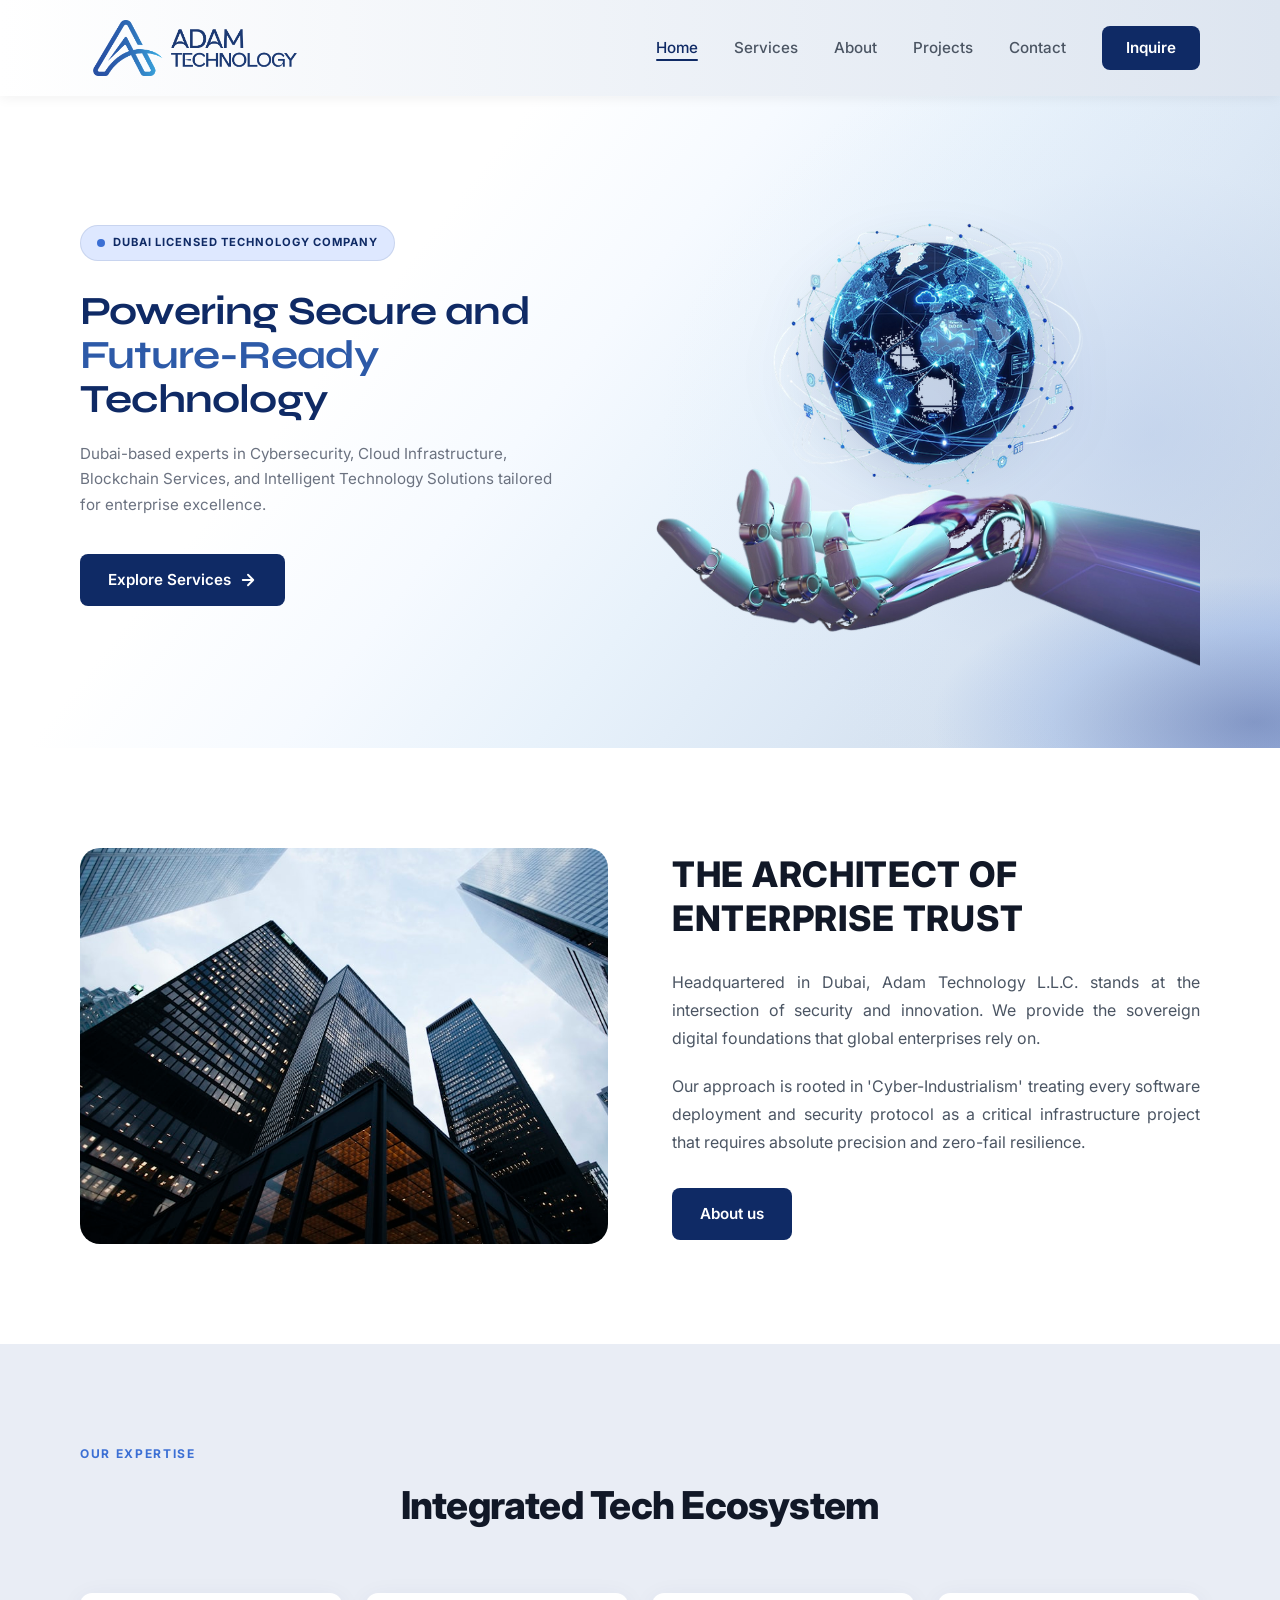
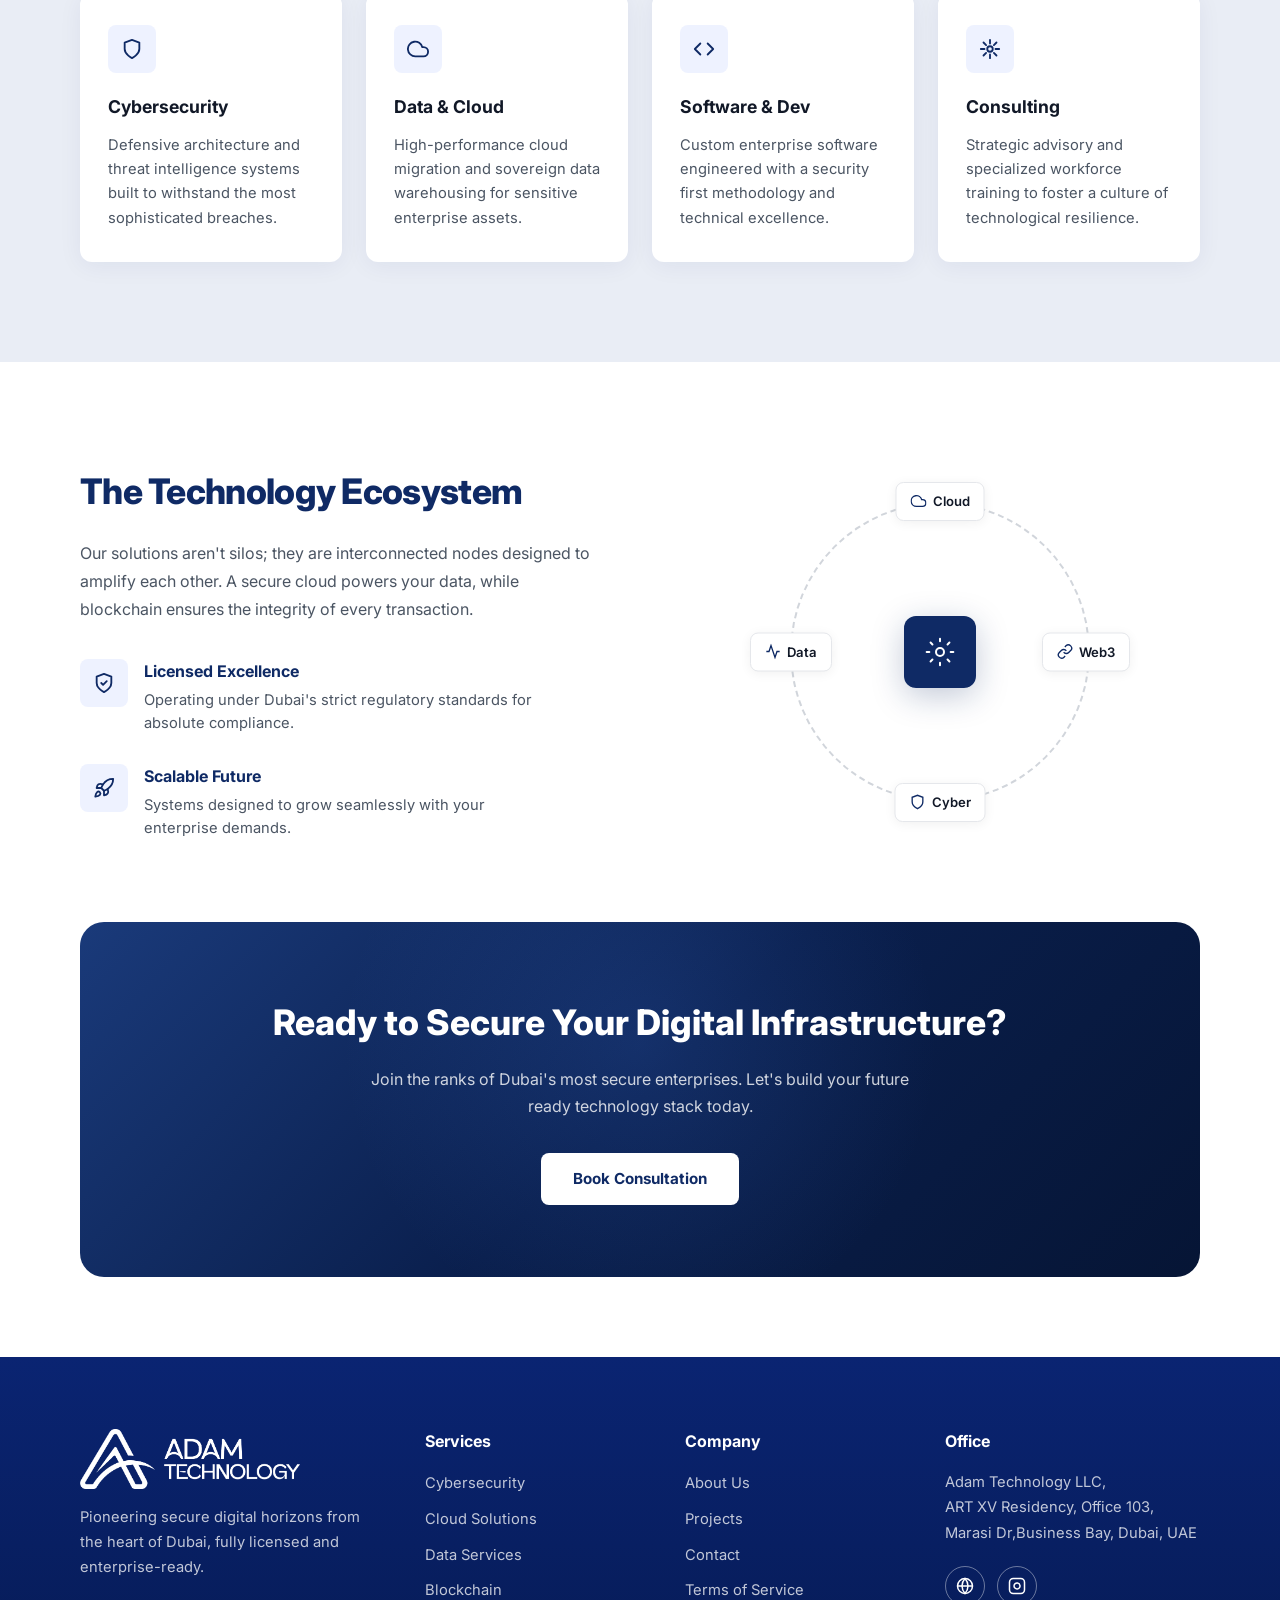
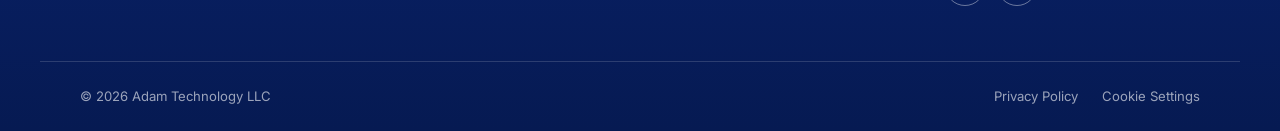
<file: index.html>
<!DOCTYPE html>
<html lang="en">
<head>
  <meta charset="UTF-8">
  <meta name="viewport" content="width=device-width, initial-scale=1.0">
  <link rel="icon" type="image/png" href="images/favicon.png">
  <link rel="apple-touch-icon" href="images/favicon.png">
  <title>Adam Technology — Secure Future-Ready Technology</title>
  <link rel="preconnect" href="https://fonts.googleapis.com">
  <link rel="preconnect" href="https://fonts.gstatic.com" crossorigin>
  <link href="https://fonts.googleapis.com/css2?family=Inter:wght@400;500;600;700;800&family=Syne:wght@700;800&display=swap" rel="stylesheet">
  <link rel="stylesheet" href="css/style.css">
</head>
<body>

  <!-- Navigation -->
  <header class="page-header">
    <nav class="navbar container">
      <a href="index.html" class="logo" aria-label="Adam Technology home">
        <img src="images/Adam Technology Logo.png" alt="Adam Technology">
      </a>
      <div class="nav-actions">
        <ul class="nav-links">
          <li><a href="index.html" class="active">Home</a></li>
          <li><a href="./services.html">Services</a></li>
          <li><a href="./about.html">About</a></li>
          <li><a href="./project.html">Projects</a></li>
          <li><a href="./contact.html">Contact</a></li>
        </ul>
        <a href="./contact.html" class="btn btn-nav">Inquire</a>
        <button class="nav-toggle" aria-label="Toggle navigation">
          <span></span><span></span><span></span>
        </button>
      </div>
    </nav>
  </header>

  <!-- Hero -->
  <section class="hero" id="home">
    <div class="hero-content container">
      <div class="hero-text">
        <div class="badge">
          <span class="badge-dot"></span>
          Dubai Licensed Technology Company
        </div>
        <h1>
          <span class="hero-line">Powering Secure and</span>
          <span class="hero-line highlight">Future-Ready</span>
          <span class="hero-line">Technology</span>
        </h1>
        <p class="hero-desc">
          Dubai-based experts in Cybersecurity, Cloud Infrastructure, Blockchain Services,
          and Intelligent Technology Solutions tailored for enterprise excellence.
        </p>
        <a href="services.html" class="btn btn-primary">
          Explore Services
          <svg width="18" height="18" viewBox="0 0 24 24" fill="none" stroke="currentColor" stroke-width="2.5" stroke-linecap="round" stroke-linejoin="round"><path d="M5 12h14M12 5l7 7-7 7"/></svg>
        </a>
      </div>
      <div class="hero-visual">
        <div class="hero-visual-composite">
          <img src="images/hero-hand.png" alt="hero-hand" class="hero-img-hand" aria-hidden="true">
          <img src="images/hero-globe.png" alt="Digital globe representing global technology networks" class="hero-img-globe">
        </div>
      </div>
    </div>
  </section>

  <!-- License Bar -->
  <!-- <section class="license-bar">
    <div class="license-bar-inner">
      <p class="license-text">Licensed by Dubai Department of Economy &amp; Tourism</p>
      <div class="logo-row">
        <div class="logo-item">
          <svg viewBox="0 0 24 24" fill="currentColor" aria-hidden="true"><path d="M4 10V20h16V10H4zm2 2h2v2H6v-2zm4 0h2v2h-2v-2zm4 0h2v2h-2v-2zM12 2L2 8v2h20V8L12 2zm0 2.84L17.5 9h-11L12 4.84z"/></svg>
          FINBANK
        </div>
        <div class="logo-item">
          <svg viewBox="0 0 24 24" fill="currentColor" aria-hidden="true"><path d="M19 3H5c-1.1 0-2 .9-2 2v14c0 1.1.9 2 2 2h14c1.1 0 2-.9 2-2V5c0-1.1-.9-2-2-2zm-2 11h-4v4h-4v-4H7v-4h4V6h4v4h4v4z"/></svg>
          MEDITECH
        </div>
        <div class="logo-item">
          <svg viewBox="0 0 24 24" fill="currentColor" aria-hidden="true"><path d="M12 7V3H2v18h20V7H12zm-2 12H4v-2h2v2zm0-4H4v-2h2v2zm0-4H4v-2h2v2zm0-4H4V7h2v2zm4 12H8v-2h2v2zm0-4H8v-2h2v2zm0-4H8v-2h2v2zm0-4H8V7h2v2zm10 12h-8v-2h2v-2h-2v-2h2v-2h-2V9h8v10zm-2-8h-2v2h2v-2zm0 4h-2v2h2v-2z"/></svg>
          DXB_GOV
        </div>
        <div class="logo-item">
          <svg viewBox="0 0 24 24" fill="currentColor" aria-hidden="true"><path d="M12 1L3 5v6c0 5.55 3.84 10.74 9 12 5.16-1.26 9-6.45 9-12V5l-9-4zm0 2.18l7 3.12v5.7c0 4.54-3.07 8.83-7 9.93-3.93-1.1-7-5.39-7-9.93V6.3l7-3.12z"/></svg>
          SECURE_AE
        </div>
        <div class="logo-item">
          <svg viewBox="0 0 24 24" fill="currentColor" aria-hidden="true"><path d="M7 2v11h3v9l7-12h-4l4-8H7z"/></svg>
          ENERGY_CORE
        </div>
      </div>
    </div>
  </section> -->

  <!-- About -->
  <section class="about" id="company">
    <div class="container about-grid">
      <div class="about-image">
        <img src="images/buildings.jpg" alt="Modern Dubai skyscrapers reaching into the sky">
      </div>
      <div class="about-text">
        <h2>The Architect of Enterprise Trust</h2>
        <p>
          Headquartered in Dubai, Adam Technology L.L.C. stands at the intersection of security
          and innovation. We provide the sovereign digital foundations that global enterprises rely on.
        </p>
        <p>
          Our approach is rooted in 'Cyber-Industrialism' treating every software deployment and
          security protocol as a critical infrastructure project that requires absolute precision
          and zero-fail resilience.
        </p>
        <a href="./about.html" class="btn btn-primary">About us</a>
      </div>
    </div>
  </section>

  <!-- Expertise -->
  <section class="expertise" id="expertise">
    <div class="container">
      <p class="section-label">Our Expertise</p>
      <h2 class="section-title">Integrated Tech Ecosystem</h2>
      <div class="cards-grid">
        <article class="card">
          <div class="card-icon">
            <svg viewBox="0 0 24 24" fill="none" stroke="currentColor" stroke-width="2" stroke-linecap="round" stroke-linejoin="round"><path d="M12 22s8-4 8-10V5l-8-3-8 3v7c0 6 8 10 8 10z"/></svg>
          </div>
          <h3>Cybersecurity</h3>
          <p>Defensive architecture and threat intelligence systems built to withstand the most sophisticated breaches.</p>
        </article>
        <article class="card">
          <div class="card-icon">
            <svg viewBox="0 0 24 24" fill="none" stroke="currentColor" stroke-width="2" stroke-linecap="round" stroke-linejoin="round"><path d="M18 10h-1.26A8 8 0 1 0 9 20h9a5 5 0 0 0 0-10z"/></svg>
          </div>
          <h3>Data &amp; Cloud</h3>
          <p>High-performance cloud migration and sovereign data warehousing for sensitive enterprise assets.</p>
        </article>
        <article class="card">
          <div class="card-icon">
            <svg viewBox="0 0 24 24" fill="none" stroke="currentColor" stroke-width="2" stroke-linecap="round" stroke-linejoin="round"><polyline points="16 18 22 12 16 6"/><polyline points="8 6 2 12 8 18"/></svg>
          </div>
          <h3>Software &amp; Dev</h3>
          <p>Custom enterprise software engineered with a security first methodology and technical excellence.</p>
        </article>
        <article class="card">
          <div class="card-icon">
            <svg viewBox="0 0 24 24" fill="none" stroke="currentColor" stroke-width="2" stroke-linecap="round" stroke-linejoin="round"><circle cx="12" cy="12" r="3"/><path d="M12 2v4M12 18v4M4.93 4.93l2.83 2.83M16.24 16.24l2.83 2.83M2 12h4M18 12h4M4.93 19.07l2.83-2.83M16.24 7.76l2.83-2.83"/></svg>
          </div>
          <h3>Consulting</h3>
          <p>Strategic advisory and specialized workforce training to foster a culture of technological resilience.</p>
        </article>
      </div>
    </div>
  </section>

  <!-- Ecosystem -->
  <section class="ecosystem" id="project">
    <div class="container ecosystem-grid">
      <div class="ecosystem-text">
        <h2>The Technology Ecosystem</h2>
        <p>
          Our solutions aren't silos; they are interconnected nodes designed to amplify each other.
          A secure cloud powers your data, while blockchain ensures the integrity of every transaction.
        </p>
        <div class="feature-list">
          <div class="feature-item">
            <div class="feature-icon">
              <svg viewBox="0 0 24 24" fill="none" stroke="currentColor" stroke-width="2" stroke-linecap="round" stroke-linejoin="round"><path d="M12 22s8-4 8-10V5l-8-3-8 3v7c0 6 8 10 8 10z"/><polyline points="9 12 11 14 15 10"/></svg>
            </div>
            <div>
              <h4>Licensed Excellence</h4>
              <p>Operating under Dubai's strict regulatory standards for absolute compliance.</p>
            </div>
          </div>
          <div class="feature-item">
            <div class="feature-icon">
              <svg viewBox="0 0 24 24" fill="none" stroke="currentColor" stroke-width="2" stroke-linecap="round" stroke-linejoin="round"><path d="M4.5 16.5c-1.5 1.26-2 5-2 5s3.74-.5 5-2c.71-.84.7-2.13-.09-2.91a2.18 2.18 0 0 0-2.91-.09z"/><path d="M12 15l-3-3a22 22 0 0 1 2-3.95A12.88 12.88 0 0 1 22 2c0 2.72-.78 7.5-6 11a22.35 22.35 0 0 1-4 2z"/><path d="M9 12H4s.55-3.03 2-4c1.62-1.08 5 0 5 0"/><path d="M12 15v5s3.03-.55 4-2c1.08-1.62 0-5 0-5"/></svg>
            </div>
            <div>
              <h4>Scalable Future</h4>
              <p>Systems designed to grow seamlessly with your enterprise demands.</p>
            </div>
          </div>
        </div>
      </div>
      <div class="ecosystem-diagram">
        <div class="diagram-ring"></div>
        <div class="diagram-center">
          <svg viewBox="0 0 24 24" fill="none" stroke="currentColor" stroke-width="1.5" stroke-linecap="round" stroke-linejoin="round"><circle cx="12" cy="12" r="3"/><path d="M12 2v2M12 20v2M4.93 4.93l1.41 1.41M17.66 17.66l1.41 1.41M2 12h2M20 12h2M4.93 19.07l1.41-1.41M17.66 6.34l1.41-1.41"/></svg>
        </div>
        <div class="diagram-node node-top">
          <svg viewBox="0 0 24 24" fill="none" stroke="currentColor" stroke-width="2"><path d="M18 10h-1.26A8 8 0 1 0 9 20h9a5 5 0 0 0 0-10z"/></svg>
          Cloud
        </div>
        <div class="diagram-node node-right">
          <svg viewBox="0 0 24 24" fill="none" stroke="currentColor" stroke-width="2"><path d="M10 13a5 5 0 0 0 7.54.54l3-3a5 5 0 0 0-7.07-7.07l-1.72 1.71"/><path d="M14 11a5 5 0 0 0-7.54-.54l-3 3a5 5 0 0 0 7.07 7.07l1.71-1.71"/></svg>
          Web3
        </div>
        <div class="diagram-node node-bottom">
          <svg viewBox="0 0 24 24" fill="none" stroke="currentColor" stroke-width="2"><path d="M12 22s8-4 8-10V5l-8-3-8 3v7c0 6 8 10 8 10z"/></svg>
          Cyber
        </div>
        <div class="diagram-node node-left">
          <svg viewBox="0 0 24 24" fill="none" stroke="currentColor" stroke-width="2"><polyline points="22 12 18 12 15 21 9 3 6 12 2 12"/></svg>
          Data
        </div>
      </div>
    </div>

    <!-- CTA -->
    <div class="container">
      <div class="cta-banner">
        <h2>Ready to Secure Your Digital Infrastructure?</h2>
        <p>Join the ranks of Dubai's most secure enterprises. Let's build your future ready technology stack today.</p>
        <a href="./contact.html" class="btn btn-cta">Book Consultation</a>
      </div>
    </div>
  </section>

  <!-- Footer -->
  <footer class="footer" id="footer">
    <div class="container footer-grid">
      <div class="footer-col">
        <a href="./index.html" class="footer-logo" aria-label="Adam Technology home">
          <img src="images/Adam Technology Logo.png" alt="Adam Technology">
        </a>
        <p>Pioneering secure digital horizons from the heart of Dubai, fully licensed and enterprise-ready.</p>
      </div>
      <div class="footer-col">
        <h4>Services</h4>
        <ul>
          <li><a href="./services.html#cybersecurity">Cybersecurity</a></li>
          <li><a href="./services.html#cloud-infrastructure">Cloud Solutions</a></li>
          <li><a href="./services.html#data-intelligence">Data Services</a></li>
          <li><a href="./services.html#blockchain">Blockchain</a></li>
        </ul>
      </div>
      <div class="footer-col">
        <h4>Company</h4>
        <ul>
          <li><a href="./about.html">About Us</a></li>
          <li><a href="./project.html">Projects</a></li>
          <li><a href="./contact.html">Contact</a></li>
          <li><a href="./services.html">Terms of Service</a></li>
        </ul>
      </div>
      <div class="footer-col">
        <h4>Office</h4>
        <p><a>Adam Technology LLC,<br>ART XV Residency, Office 103, <br>Marasi Dr,Business Bay, Dubai, UAE</a></p>
        <div class="social-icons">
          <a href="./contact.html" aria-label="Website">
            <svg viewBox="0 0 24 24" fill="none" stroke="currentColor" stroke-width="2"><circle cx="12" cy="12" r="10"/><line x1="2" y1="12" x2="22" y2="12"/><path d="M12 2a15.3 15.3 0 0 1 4 10 15.3 15.3 0 0 1-4 10 15.3 15.3 0 0 1-4-10 15.3 15.3 0 0 1 4-10z"/></svg>
          </a>
          <a href="./contact.html" aria-label="Instagram">
            <svg viewBox="0 0 24 24" fill="none" stroke="currentColor" stroke-width="2"><rect x="2" y="2" width="20" height="20" rx="5"/><path d="M16 11.37A4 4 0 1 1 12.63 8 4 4 0 0 1 16 11.37z"/><line x1="17.5" y1="6.5" x2="17.51" y2="6.5"/></svg>
          </a>
        </div>
      </div>
    </div>
    <div class="footer-bottom container">
      <p>&copy; 2026 Adam Technology LLC </p>
      <div class="footer-legal">
        <a>Privacy Policy</a>
        <a>Cookie Settings</a>
      </div>
    </div>
  </footer>

  <script src="js/main.js"></script>
</body>
</html>
</file>
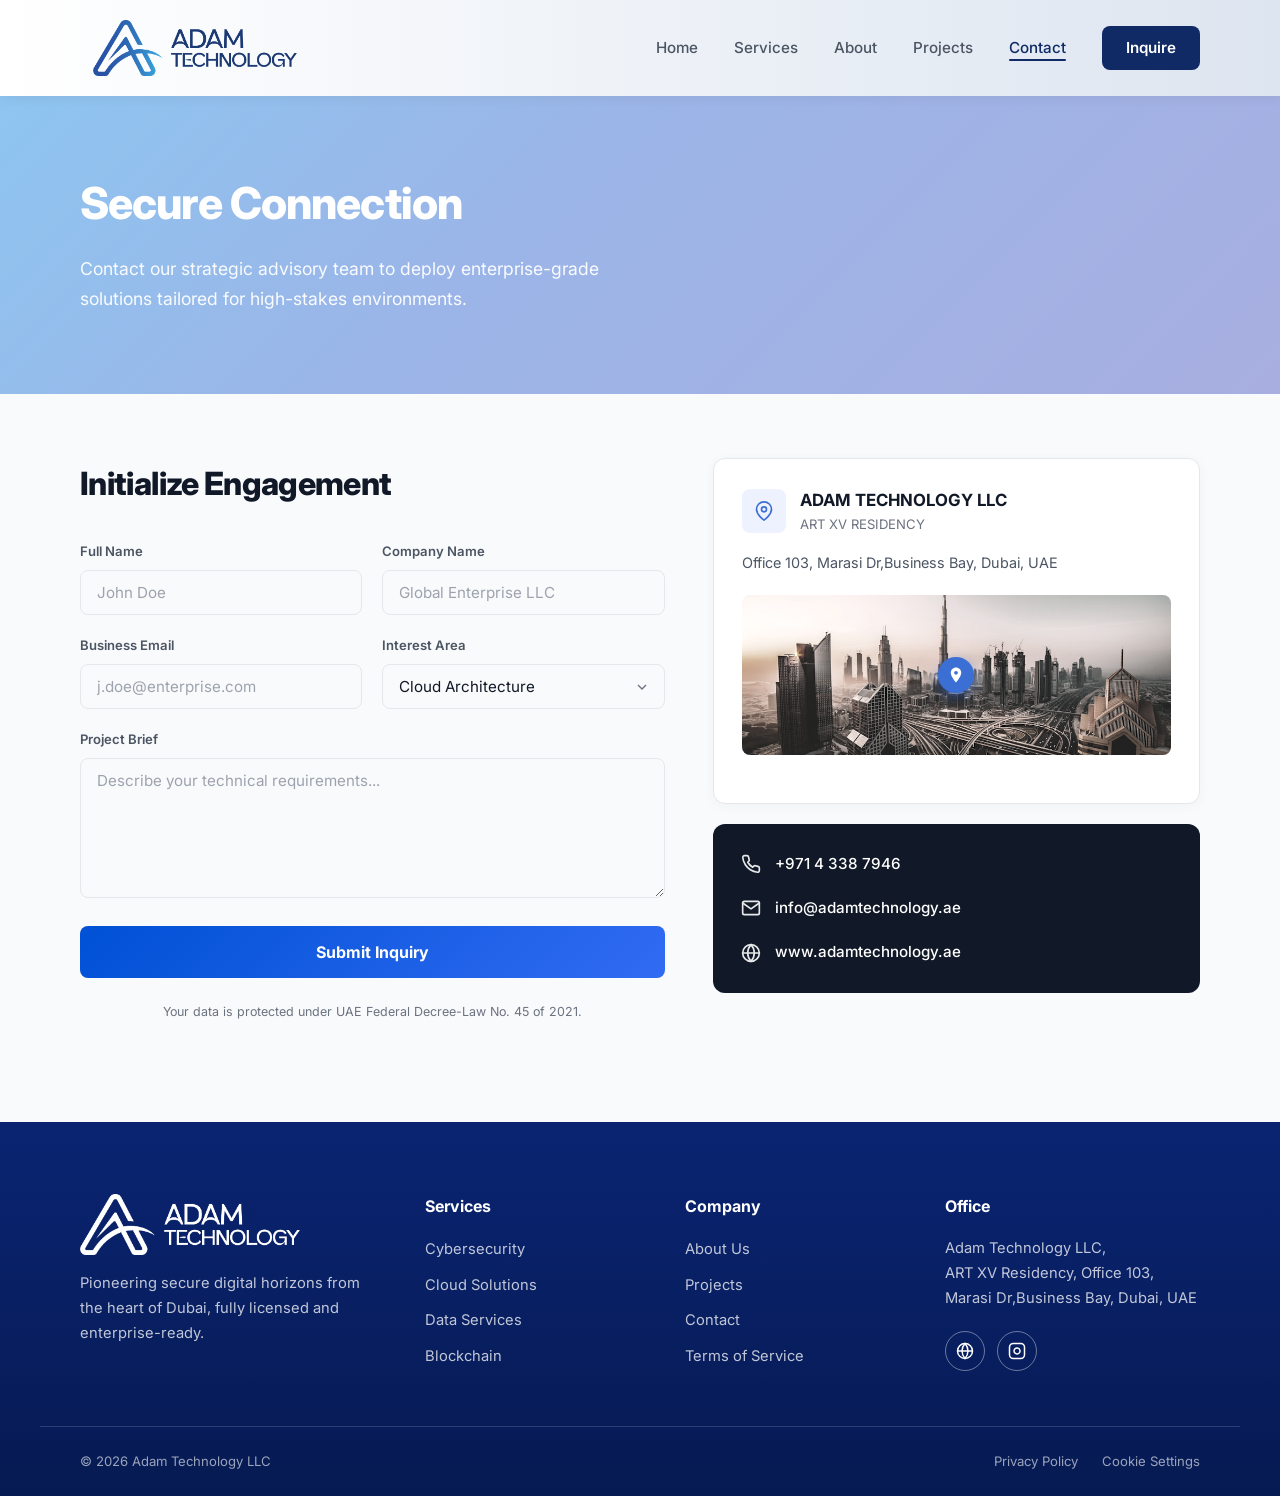
<file: contact.html>
<!DOCTYPE html>
<html lang="en">
<head>
  <meta charset="UTF-8">
  <meta name="viewport" content="width=device-width, initial-scale=1.0">
  <link rel="icon" type="image/png" href="images/favicon.png">
  <link rel="apple-touch-icon" href="images/favicon.png">
  <title>Contact — Adam Technology</title>
  <link rel="preconnect" href="https://fonts.googleapis.com">
  <link rel="preconnect" href="https://fonts.gstatic.com" crossorigin>
  <link href="https://fonts.googleapis.com/css2?family=Inter:wght@400;500;600;700;800&display=swap" rel="stylesheet">
  <link rel="stylesheet" href="css/style.css">
  <link rel="stylesheet" href="css/contact.css">
</head>
<body class="contact-page">

  <!-- Navigation -->
  <header class="page-header">
    <nav class="navbar container">
      <a href="index.html" class="logo" aria-label="Adam Technology home">
        <img src="images/Adam Technology Logo.png" alt="Adam Technology">
      </a>
      <div class="nav-actions">
        <ul class="nav-links">
          <li><a href="index.html">Home</a></li>
          <li><a href="./services.html">Services</a></li>
          <li><a href="./about.html">About</a></li>
          <li><a href="./project.html">Projects</a></li>
          <li><a href="./contact.html" class="active">Contact</a></li>
        </ul>
        <a href="./contact.html" class="btn btn-nav">Inquire</a>
        <button class="nav-toggle" aria-label="Toggle navigation">
          <span></span><span></span><span></span>
        </button>
      </div>
    </nav>
  </header>

  <!-- Hero -->
  <section class="contact-hero">
    <div class="container">
      <h1>Secure Connection</h1>
      <p>
        Contact our strategic advisory team to deploy enterprise-grade solutions
        tailored for high-stakes environments.
      </p>
    </div>
  </section>

  <!-- Main Content -->
  <section class="contact-main">
    <div class="container contact-grid">

      <!-- Form -->
      <div class="contact-form-wrap">
        <h2>Initialize Engagement</h2>
        <form class="contact-form" id="contactForm" action="#" method="post" novalidate>
          <div class="form-row">
            <div class="form-group">
              <label for="fullName">Full Name</label>
              <input type="text" id="fullName" name="fullName" placeholder="John Doe" required>
            </div>
            <div class="form-group">
              <label for="companyName">Company Name</label>
              <input type="text" id="companyName" name="companyName" placeholder="Global Enterprise LLC" required>
            </div>
          </div>
          <div class="form-row">
            <div class="form-group">
              <label for="businessEmail">Business Email</label>
              <input type="email" id="businessEmail" name="businessEmail" placeholder="j.doe@enterprise.com" required>
            </div>
            <div class="form-group">
              <label for="interestArea">Interest Area</label>
              <select id="interestArea" name="interestArea" required>
                <option value="cloud">Cloud Architecture</option>
                <option value="cybersecurity">Cybersecurity</option>
                <option value="data">Data Services</option>
                <option value="blockchain">Blockchain</option>
                <option value="software">Software Development</option>
                <option value="consulting">Consulting</option>
              </select>
            </div>
          </div>
          <div class="form-group form-group--full">
            <label for="projectBrief">Project Brief</label>
            <textarea id="projectBrief" name="projectBrief" rows="5" placeholder="Describe your technical requirements..." required></textarea>
          </div>
          <button type="submit" class="btn-submit" id="submitInquiry">Submit Inquiry</button>
          <div class="form-success" id="formSuccess" role="status" aria-live="polite">
            <svg viewBox="0 0 24 24" fill="none" stroke="currentColor" stroke-width="2.5" stroke-linecap="round" stroke-linejoin="round" aria-hidden="true"><path d="M22 11.08V12a10 10 0 1 1-5.93-9.14"/><polyline points="22 4 12 14.01 9 11.01"/></svg>
            <p class="form-success-title">Submitted successfully!</p>
            <p class="form-success-text">Thank you for your inquiry. Our team will get back to you shortly.</p>
          </div>
          <p class="form-disclaimer">
            Your data is protected under UAE Federal Decree-Law No. 45 of 2021.
          </p>
        </form>
      </div>

      <!-- Sidebar -->
      <aside class="contact-sidebar">

        <!-- Office Card -->
        <div class="office-card">
          <div class="office-header">
            <div class="office-icon">
              <svg viewBox="0 0 24 24" fill="none" stroke="currentColor" stroke-width="2" stroke-linecap="round" stroke-linejoin="round"><path d="M21 10c0 7-9 13-9 13s-9-6-9-13a9 9 0 0 1 18 0z"/><circle cx="12" cy="10" r="3"/></svg>
            </div>
            <div>
              <h3>ADAM TECHNOLOGY LLC</h3>
              <p class="office-sub">ART XV RESIDENCY</p>
            </div>
          </div>
          <p class="office-address">
            Office 103, Marasi Dr,Business Bay, Dubai, UAE
          </p>
          <div class="office-map">
            <img src="images/dubai-skyline.jpg" alt="Dubai skyline">
            <span class="map-pin">
              <svg viewBox="0 0 24 24" fill="currentColor"><path d="M12 2C8.13 2 5 5.13 5 9c0 5.25 7 13 7 13s7-7.75 7-13c0-3.87-3.13-7-7-7zm0 9.5c-1.38 0-2.5-1.12-2.5-2.5s1.12-2.5 2.5-2.5 2.5 1.12 2.5 2.5-1.12 2.5-2.5 2.5z"/></svg>
            </span>
          </div>
          
        </div>

        <!-- Direct Contact Card -->
        <div class="direct-contact-card">
          <a  class="contact-link">
            <svg viewBox="0 0 24 24" fill="none" stroke="currentColor" stroke-width="2" stroke-linecap="round" stroke-linejoin="round"><path d="M22 16.92v3a2 2 0 0 1-2.18 2 19.79 19.79 0 0 1-8.63-3.07 19.5 19.5 0 0 1-6-6 19.79 19.79 0 0 1-3.07-8.67A2 2 0 0 1 4.11 2h3a2 2 0 0 1 2 1.72 12.84 12.84 0 0 0 .7 2.81 2 2 0 0 1-.45 2.11L8.09 9.91a16 16 0 0 0 6 6l1.27-1.27a2 2 0 0 1 2.11-.45 12.84 12.84 0 0 0 2.81.7A2 2 0 0 1 22 16.92z"/></svg>
            +971 4 338 7946
          </a>
          <a  class="contact-link">
            <svg viewBox="0 0 24 24" fill="none" stroke="currentColor" stroke-width="2" stroke-linecap="round" stroke-linejoin="round"><path d="M4 4h16c1.1 0 2 .9 2 2v12c0 1.1-.9 2-2 2H4c-1.1 0-2-.9-2-2V6c0-1.1.9-2 2-2z"/><polyline points="22,6 12,13 2,6"/></svg>
            info@adamtechnology.ae
          </a>
          <a  class="contact-link">
            <svg viewBox="0 0 24 24" fill="none" stroke="currentColor" stroke-width="2" stroke-linecap="round" stroke-linejoin="round">
              <circle cx="12" cy="12" r="10"/>
              <line x1="2" y1="12" x2="22" y2="12"/>
              <path d="M12 2a15.3 15.3 0 0 1 4 10 15.3 15.3 0 0 1-4 10 15.3 15.3 0 0 1-4-10 15.3 15.3 0 0 1 4-10z"/>
            </svg>
            www.adamtechnology.ae
          </a>
        </div>

      </aside>
    </div>
  </section>

  <!-- Footer -->
  <footer class="footer">
    <div class="container footer-grid">
      <div class="footer-col">
        <a href="./index.html" class="footer-logo" aria-label="Adam Technology home">
          <img src="images/Adam Technology Logo.png" alt="Adam Technology">
        </a>
        <p>Pioneering secure digital horizons from the heart of Dubai, fully licensed and enterprise-ready.</p>
      </div>
      <div class="footer-col">
        <h4>Services</h4>
        <ul>
          <li><a href="./services.html#cybersecurity">Cybersecurity</a></li>
          <li><a href="./services.html#cloud-infrastructure">Cloud Solutions</a></li>
          <li><a href="./services.html#data-intelligence">Data Services</a></li>
          <li><a href="./services.html#blockchain">Blockchain</a></li>
        </ul>
      </div>
      <div class="footer-col">
        <h4>Company</h4>
        <ul>
          <li><a href="./about.html">About Us</a></li>
          <li><a href="./project.html">Projects</a></li>
          <li><a href="./contact.html">Contact</a></li>
          <li><a href="./services.html">Terms of Service</a></li>
        </ul>
      </div>
      <div class="footer-col">
        <h4>Office</h4>
        <p><a>Adam Technology LLC,<br>ART XV Residency, Office 103, <br>Marasi Dr,Business Bay, Dubai, UAE</a></p>
        <div class="social-icons">
          <a href="./contact.html" aria-label="Website">
            <svg viewBox="0 0 24 24" fill="none" stroke="currentColor" stroke-width="2"><circle cx="12" cy="12" r="10"/><line x1="2" y1="12" x2="22" y2="12"/><path d="M12 2a15.3 15.3 0 0 1 4 10 15.3 15.3 0 0 1-4 10 15.3 15.3 0 0 1-4-10 15.3 15.3 0 0 1 4-10z"/></svg>
          </a>
          <a href="./contact.html" aria-label="Instagram">
            <svg viewBox="0 0 24 24" fill="none" stroke="currentColor" stroke-width="2"><rect x="2" y="2" width="20" height="20" rx="5"/><path d="M16 11.37A4 4 0 1 1 12.63 8 4 4 0 0 1 16 11.37z"/><line x1="17.5" y1="6.5" x2="17.51" y2="6.5"/></svg>
          </a>
        </div>
      </div>
    </div>
    <div class="footer-bottom container">
      <p>&copy; 2026 Adam Technology LLC </p>
      <div class="footer-legal">
        <a>Privacy Policy</a>
        <a>Cookie Settings</a>
      </div>
    </div>
  </footer>

  <script src="js/main.js"></script>
</body>
</html>
</file>
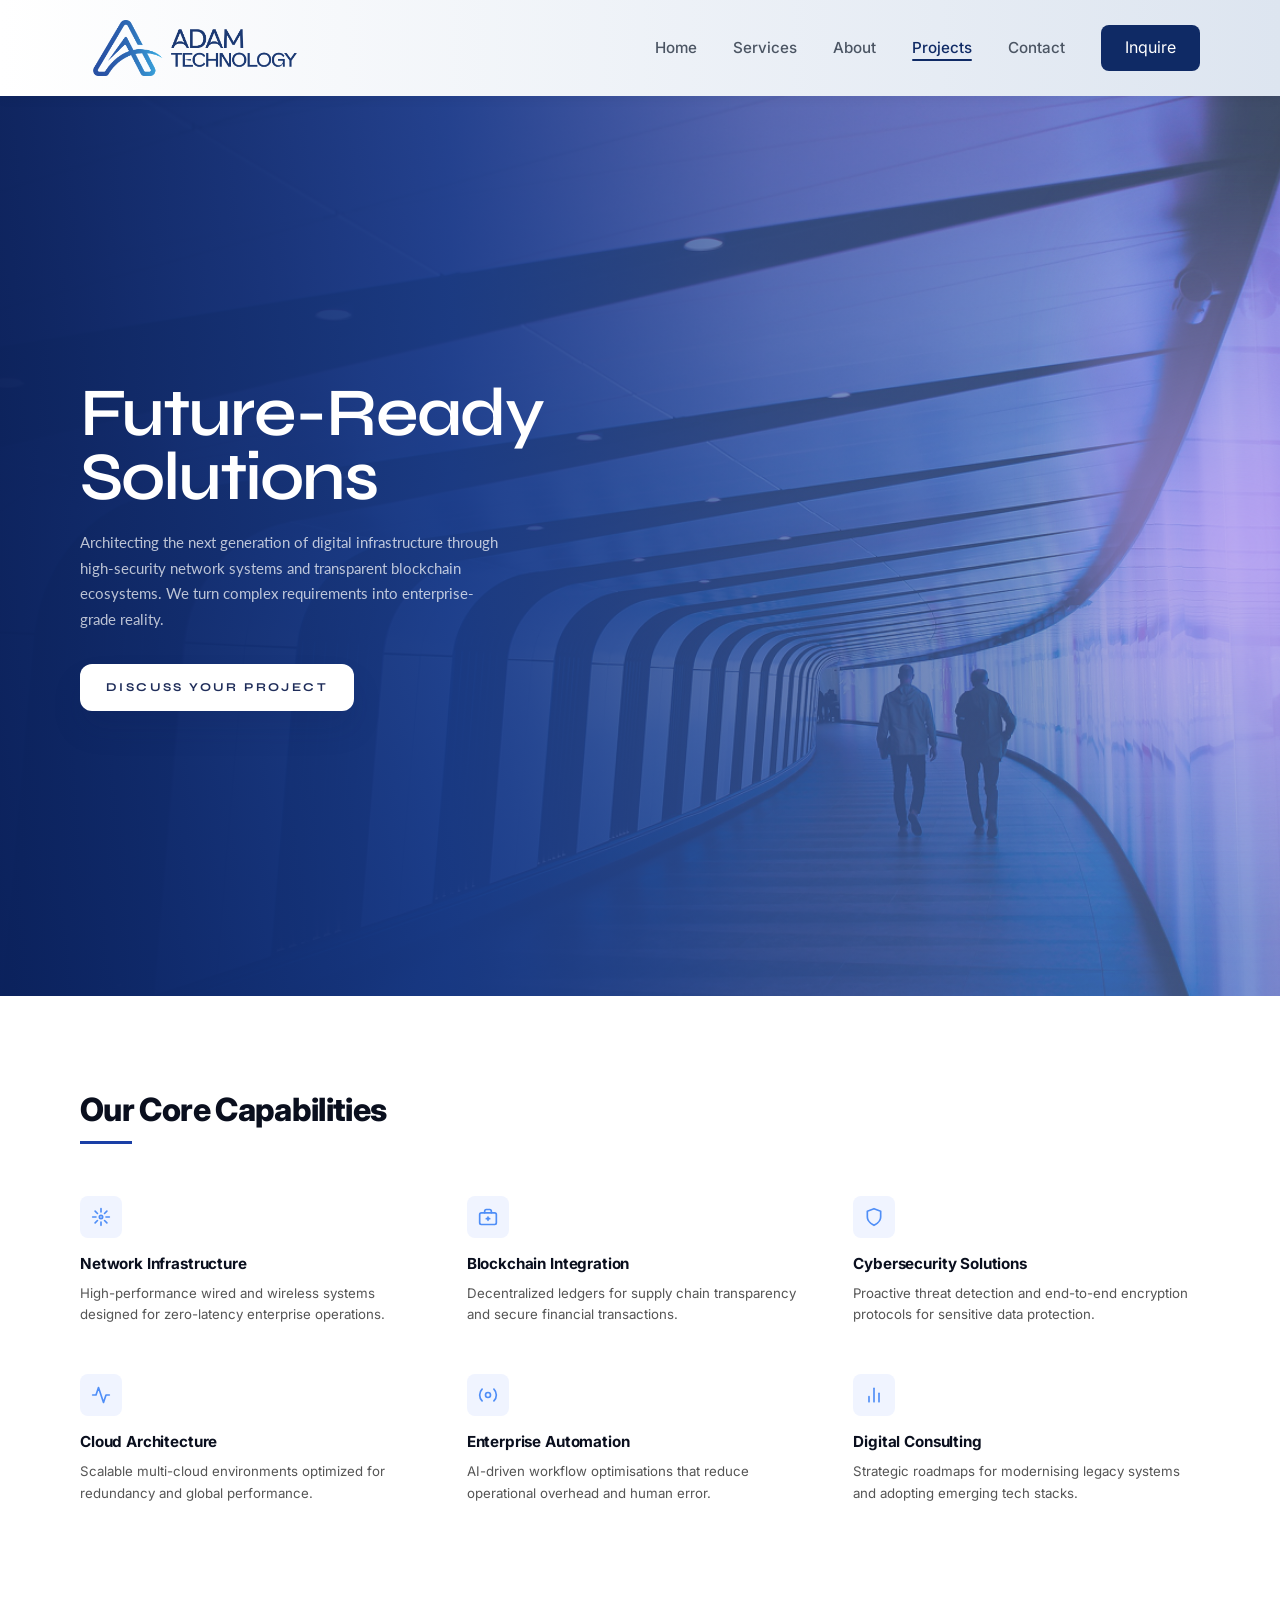
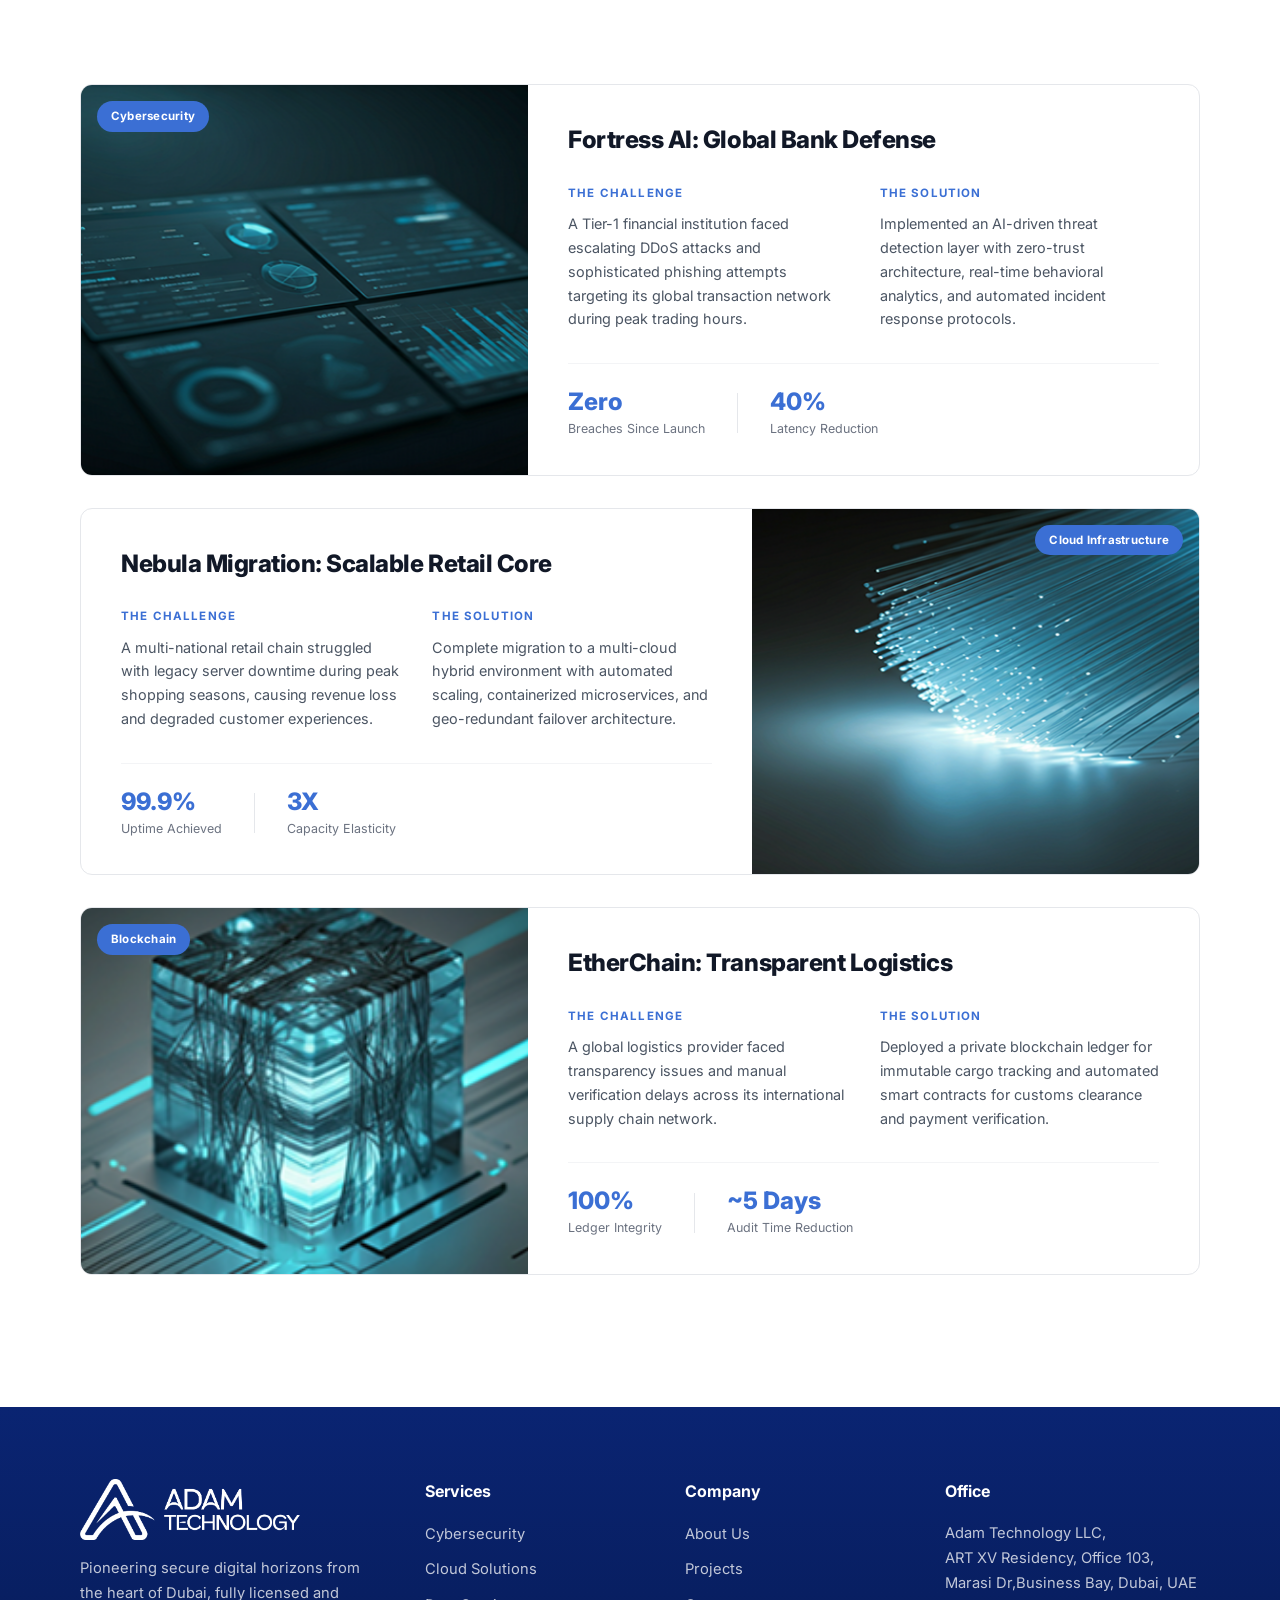
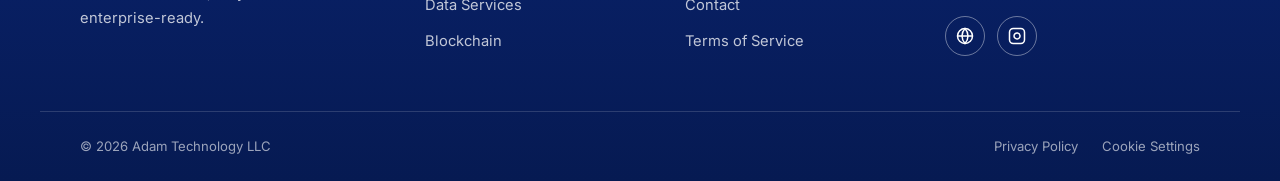
<file: project.html>
<!DOCTYPE html>
<html lang="en">
<head>
  <meta charset="UTF-8">
  <meta name="viewport" content="width=device-width, initial-scale=1.0">
  <link rel="icon" type="image/png" href="images/favicon.png">
  <link rel="apple-touch-icon" href="images/favicon.png">
  <title>Projects — Adam Technology</title>
  <link rel="preconnect" href="https://fonts.googleapis.com">
  <link rel="preconnect" href="https://fonts.gstatic.com" crossorigin>
  <link href="https://fonts.googleapis.com/css2?family=Inter:wght@400;500;600;700;800&family=Syne:wght@700;800&family=Lato:wght@300;400;700&display=swap" rel="stylesheet">
  <link rel="stylesheet" href="css/style.css">
  <link rel="stylesheet" href="css/project.css">
  <style>
    /* ─── HERO ─── */
    .project-hero {
      position: relative;
      min-height: 100vh;
      display: flex;
      align-items: center;
      overflow: hidden;
      background: #060d26;
      z-index: 1;
    }
    .hero-bg {
      position: absolute; inset: 0;
      background:
        linear-gradient(105deg, rgba(6,13,40,0.82) 38%, rgba(30,60,140,0.45) 70%, rgba(80,30,120,0.25) 100%),
        url('https://images.unsplash.com/photo-1558618666-fcd25c85cd64?w=1600&q=80') center/cover no-repeat;
    }
    /* Subtle right-edge purple/pink glow matching screenshot */
    .hero-bg::after {
      content: '';
      position: absolute; inset: 0;
      background: linear-gradient(to right, transparent 50%, rgba(160,80,200,0.18) 100%);
    }
    .project-hero .container { position: relative; z-index: 2; padding-top: 68px; }

    .about-hero {
      position: relative;
      min-height: 100vh;
      display: flex;
      align-items: center;
      overflow: hidden;
      z-index: 1;
    }
    .about-hero .container {
      position: relative;
      z-index: 2;
      width: 100%;
      max-width: 1200px;
      margin: 0 auto;
      padding: 0 40px;
    }
    .about-hero-content {
      max-width: 520px;
    }
    .about-hero-content h1 {
      font-family: "Syne", sans-serif;
      font-size: 68px;
      font-weight: 600;
      line-height: 0.95;
      letter-spacing: -2px;
      color: #fff;
      margin-bottom: 20px;
    }
    .about-hero-desc {
      font-family: "Lato", sans-serif;
      font-size: 15px;
      font-weight: 400;
      line-height: 1.7;
      color: rgba(255,255,255,0.72);
      margin-bottom: 32px;
      max-width: 430px;
    }
    .about-stats {
      display: flex;
      align-items: flex-start;
      gap: 48px;
      margin-top: 32px;
    }
    .hero-btn {
      display: inline-flex;
      align-items: center;
      justify-content: center;
      padding: 14px 26px;
      min-width: 218px;
      background: #ffffff;
      color: #1f2d5a;
      border: none;
      border-radius: 12px;
      text-decoration: none;
      text-transform: uppercase;
      font-family: "Syne", sans-serif;
      font-size: 12px;
      font-weight: 700;
      letter-spacing: 0.2em;
      transition: transform 0.2s ease, background 0.2s ease, box-shadow 0.2s ease;
      box-shadow: 0 18px 30px rgba(15, 35, 85, 0.12);
    }
    .hero-btn:hover {
      background: #f3f5ff;
      transform: translateY(-2px);
      box-shadow: 0 14px 32px rgba(15, 35, 85, 0.18);
    }
    .about-hero-overlay {
      display: none;
    }

    /* ─── CAPABILITIES ─── */
    .capabilities {
      padding: 88px 0 80px;
      background: #fff;
      position: relative;
      z-index: 1;
    }
    .capabilities h2 {
      font-size: 2rem;
      font-weight: 800;
      color: #0a0f1e;
      letter-spacing: -0.02em;
      margin-bottom: 6px;
    }
    .section-rule {
      width: 52px; height: 3px;
      background: #1a3fa6;
      margin-bottom: 52px;
    }
    .cap-grid {
      display: grid;
      grid-template-columns: repeat(3, 1fr);
      gap: 48px 40px;
    }
    
    .cap-icon {
      width: 42px; height: 42px;
      background: #f0f4ff;
      border-radius: 8px;
      display: flex; align-items: center; justify-content: center;
      margin-bottom: 14px;
    }
    .cap-icon svg { width: 20px; height: 20px; color: #4F8EF7; }
    .cap-item h3 {
      font-size: 0.95rem;
      font-weight: 700;
      color: #0a0f1e;
      margin-bottom: 6px;
      letter-spacing: -0.01em;
    }
    .cap-item p {
      font-size: 0.83rem;
      color: #555;
      line-height: 1.65;
    }

    .values-section {
      padding: 92px 0 76px;
      background: #f8f9ff;
    }
    .values-section h2 {
      font-size: 2rem;
      font-weight: 800;
      color: #0a0f1e;
      letter-spacing: -0.02em;
      margin-bottom: 8px;
    }
    .values-section p {
      max-width: 680px;
      margin-bottom: 40px;
      color: #4f566d;
      line-height: 1.8;
      font-size: 0.98rem;
    }
    .values-grid {
      display: grid;
      grid-template-columns: repeat(4, minmax(0, 1fr));
      gap: 24px;
    }
    .value-card {
      background: #ffffff;
      border: 1px solid rgba(15, 35, 85, 0.08);
      border-radius: 24px;
      padding: 34px 28px;
      box-shadow: 0 16px 32px rgba(15, 35, 85, 0.05);
      display: flex;
      flex-direction: column;
      gap: 20px;
      min-height: 260px;
    }
    .value-icon {
      width: 52px;
      height: 52px;
      border-radius: 16px;
      display: grid;
      place-items: center;
      background: rgba(79, 142, 247, 0.12);
      color: #2d5de0;
    }
    .value-icon svg {
      width: 24px;
      height: 24px;
    }
    .value-card h3 {
      font-size: 1rem;
      font-weight: 800;
      color: #0a0f1e;
      margin: 0;
    }
    .value-card p {
      margin: 0;
      color: #5d647d;
      line-height: 1.8;
      font-size: 0.92rem;
    }

    @media (max-width: 992px) {
      .values-grid {
        grid-template-columns: repeat(2, minmax(0, 1fr));
      }
    }
    @media (max-width: 680px) {
      .values-grid {
        grid-template-columns: 1fr;
      }
    }

    /* ─── PROJECTS ─── */
    .projects-section {
      padding: 0 0 96px;
      background: #fff;
      position: relative;
      z-index: 1;
    }
    .project-row {
      display: grid;
      grid-template-columns: 1fr 1fr;
      border-top: 1px solid #e8e8e8;
    }
    .project-row + .project-row { border-top: 1px solid #e8e8e8; }

    .project-image {
      position: relative;
      overflow: hidden;
      min-height: 340px;
      background: #0a0f2e;
    }
    .project-image img {
      width: 100%; height: 100%;
      object-fit: cover;
      display: block;
      opacity: 0.85;
      transition: opacity 0.4s;
    }
    .project-row:hover .project-image img { opacity: 1; }

    .project-badge {
      position: absolute; top: 16px; left: 16px;
      background: #4F8EF7;
      color: #fff;
      font-size: 0.65rem;
      font-weight: 700;
      letter-spacing: 0.07em;
      text-transform: uppercase;
      padding: 4px 10px;
      border-radius: 2px;
    }

    .project-content {
      padding: 48px 52px;
      display: flex; flex-direction: column; justify-content: center;
      background: #fff;
    }
    .project-content h3 {
      font-size: 1.35rem;
      font-weight: 800;
      color: #0a0f1e;
      letter-spacing: -0.02em;
      margin-bottom: 28px;
    }

    .project-cols {
      display: grid;
      grid-template-columns: 1fr 1fr;
      gap: 24px;
      margin-bottom: 32px;
    }
    .project-col-label {
      font-size: 0.62rem;
      font-weight: 700;
      letter-spacing: 0.12em;
      text-transform: uppercase;
      color: #999;
      margin-bottom: 8px;
    }
    .project-col-text {
      font-size: 0.82rem;
      color: #444;
      line-height: 1.65;
    }

    .project-stats {
      display: flex; gap: 32px;
      padding-top: 24px;
      border-top: 1px solid #eee;
    }
    
    .stat-value {
      font-size: 1.4rem;
      font-weight: 800;
      color: #0a0f1e;
      letter-spacing: -0.03em;
      line-height: 1;
      margin-bottom: 4px;
    }
    .stat-label {
      font-size: 0.7rem;
      color: #888;
      letter-spacing: 0.03em;
      line-height: 1.4;
    }

    /* Row 2 — image right */
    .project-row.reverse .project-image { order: 2; }
    .project-row.reverse .project-content { order: 1; }

    /* ─── Responsive ─── */
    @media (max-width: 992px) {
      .about-hero {
        min-height: 420px;
      }

      .about-hero-content h1 {
        font-size: 48px;
      }

      .about-hero-desc {
        font-size: 16px;
        max-width: 100%;
      }

      .cap-grid { grid-template-columns: 1fr 1fr; }
      .project-row, .project-row.reverse { grid-template-columns: 1fr; }
      .project-row.reverse .project-image { order: 0; }
      .project-row.reverse .project-content { order: 0; }
      .project-content { padding: 36px 28px; }
      .footer-grid { grid-template-columns: 1fr 1fr; }
    }
    @media (max-width: 768px) {
      .about-hero {
        min-height: 360px;
      }

      .about-hero .container {
        padding: 0 24px;
      }

      .about-hero-content {
        max-width: 100%;
      }

      .about-hero-content h1 {
        font-size: 36px;
      }

      .about-hero-desc {
        font-size: 15px;
        margin-bottom: 28px;
      }

      .hero-btn {
        padding: 14px 18px;
        align-self: flex-start;
      }

      .about-stats {
        display: flex;
        flex-direction: column;
        align-items: flex-start;
        gap: 16px;
      }

      .cap-grid { grid-template-columns: 1fr 1fr; }
    }
    @media (max-width: 600px) {
      .about-hero {
        min-height: auto;
        padding: 64px 0 48px;
      }

      .about-hero .container {
        padding: 0 20px;
      }

      .about-hero-content h1 {
        font-size: 30px;
        line-height: 1.1;
      }

      .about-hero-desc {
        font-size: 14px;
        margin-bottom: 22px;
      }

      .hero-btn {
        font-size: 13px;
        padding: 12px 16px;
      }

      .cap-grid { grid-template-columns: 1fr; }
      .project-cols { grid-template-columns: 1fr; }
      .nav-links, .btn-nav { display: none; }
      .footer-grid { grid-template-columns: 1fr; }
    }
    @media (max-width: 480px) {
      .about-hero .container {
        padding: 0 16px;
      }

      .about-hero-content h1 {
        font-size: 26px;
      }

      .about-hero-desc {
        font-size: 13px;
      }

      .hero-btn {
        padding: 12px 14px;
      }
    }
  </style>
</head>
<body>

  <!-- ─── Navigation ─── -->
  <header class="page-header">
    <nav class="navbar container">
      <a href="index.html" class="logo" aria-label="Adam Technology home">
        <img src="images/Adam Technology Logo.png" alt="Adam Technology">
      </a>
      <div class="nav-actions">
        <ul class="nav-links">
          <li><a href="index.html">Home</a></li>
          <li><a href="./services.html">Services</a></li>
          <li><a href="./about.html">About</a></li>
          <li><a href="./project.html" class="active">Projects</a></li>
          <li><a href="./contact.html">Contact</a></li>
        </ul>
        <a href="./contact.html" class="btn-nav">Inquire</a>
        <button class="nav-toggle" aria-label="Toggle navigation">
          <span></span><span></span><span></span>
        </button>
      </div>
    </nav>
  </header>

  <!-- ─── Hero ─── -->
  <section class="about-hero">
  <div class="about-hero-overlay"></div>
  <div class="container">
    <div class="about-hero-content">
      <h1>Future-Ready<br>Solutions</h1>

      <p class="about-hero-desc">
        Architecting the next generation of digital infrastructure through
        high-security network systems and transparent blockchain ecosystems.
        We turn complex requirements into enterprise-grade reality.
      </p>

      <div class="about-stats">
        <a href="./contact.html" class="hero-btn">DISCUSS YOUR PROJECT</a>
      </div>
    </div>
  </div>
    </section>

  <!-- ─── Core Capabilities ─── -->
  <section class="capabilities">
    <div class="container">
      <h2>Our Core Capabilities</h2>
      <div class="section-rule"></div>
      <div class="cap-grid">

        <div class="cap-item">
          <div class="cap-icon">
            <svg viewBox="0 0 24 24" fill="none" stroke="currentColor" stroke-width="2" stroke-linecap="round" stroke-linejoin="round">
              <circle cx="12" cy="12" r="2"/><path d="M12 2v4M12 18v4M4.93 4.93l2.83 2.83M16.24 16.24l2.83 2.83M2 12h4M18 12h4M4.93 19.07l2.83-2.83M16.24 7.76l2.83-2.83"/>
            </svg>
          </div>
          <h3>Network Infrastructure</h3>
          <p>High-performance wired and wireless systems designed for zero-latency enterprise operations.</p>
        </div>

        <div class="cap-item">
          <div class="cap-icon">
            <svg viewBox="0 0 24 24" fill="none" stroke="currentColor" stroke-width="2" stroke-linecap="round" stroke-linejoin="round">
              <rect x="2" y="7" width="20" height="14" rx="2"/><path d="M16 7V5a2 2 0 0 0-2-2h-4a2 2 0 0 0-2 2v2"/><line x1="12" y1="12" x2="12" y2="16"/><line x1="10" y1="14" x2="14" y2="14"/>
            </svg>
          </div>
          <h3>Blockchain Integration</h3>
          <p>Decentralized ledgers for supply chain transparency and secure financial transactions.</p>
        </div>

        <div class="cap-item">
          <div class="cap-icon">
            <svg viewBox="0 0 24 24" fill="none" stroke="currentColor" stroke-width="2" stroke-linecap="round" stroke-linejoin="round">
              <path d="M12 22s8-4 8-10V5l-8-3-8 3v7c0 6 8 10 8 10z"/>
            </svg>
          </div>
          <h3>Cybersecurity Solutions</h3>
          <p>Proactive threat detection and end-to-end encryption protocols for sensitive data protection.</p>
        </div>

        <div class="cap-item">
          <div class="cap-icon">
            <svg viewBox="0 0 24 24" fill="none" stroke="currentColor" stroke-width="2" stroke-linecap="round" stroke-linejoin="round">
              <polyline points="22 12 18 12 15 21 9 3 6 12 2 12"/>
            </svg>
          </div>
          <h3>Cloud Architecture</h3>
          <p>Scalable multi-cloud environments optimized for redundancy and global performance.</p>
        </div>

        <div class="cap-item">
          <div class="cap-icon">
            <svg viewBox="0 0 24 24" fill="none" stroke="currentColor" stroke-width="2" stroke-linecap="round" stroke-linejoin="round">
              <circle cx="12" cy="12" r="3"/><path d="M19.07 4.93a10 10 0 0 1 0 14.14M4.93 4.93a10 10 0 0 0 0 14.14"/>
            </svg>
          </div>
          <h3>Enterprise Automation</h3>
          <p>AI-driven workflow optimisations that reduce operational overhead and human error.</p>
        </div>

        <div class="cap-item">
          <div class="cap-icon">
            <svg viewBox="0 0 24 24" fill="none" stroke="currentColor" stroke-width="2" stroke-linecap="round" stroke-linejoin="round">
              <line x1="18" y1="20" x2="18" y2="10"/><line x1="12" y1="20" x2="12" y2="4"/><line x1="6" y1="20" x2="6" y2="14"/>
            </svg>
          </div>
          <h3>Digital Consulting</h3>
          <p>Strategic roadmaps for modernising legacy systems and adopting emerging tech stacks.</p>
        </div>

      </div>
    </div>
  </section>



  <!-- ─── Projects ─── -->
  <!-- Portfolio -->
  <section class="portfolio">
    <div class="container">
      

       <!-- Card 1 -->
      <article class="portfolio-card">
        <div class="portfolio-image">
          <span class="portfolio-badge">Cybersecurity</span>
          <img src="images/porfolio-image.png" alt="Cybersecurity operations dashboard">
        </div>
        <div class="portfolio-content">
          <h3>Fortress AI: Global Bank Defense</h3>
          <div class="portfolio-details">
            <div class="portfolio-col">
              <h4>The Challenge</h4>
              <p>
                A Tier-1 financial institution faced escalating DDoS attacks and sophisticated
                phishing attempts targeting its global transaction network during peak trading hours.
              </p>
            </div>
            <div class="portfolio-col">
              <h4>The Solution</h4>
              <p>
                Implemented an AI-driven threat detection layer with zero-trust architecture,
                real-time behavioral analytics, and automated incident response protocols.
              </p>
            </div>
          </div>
          <div class="portfolio-footer">
            <div class="portfolio-metrics">
              <div class="metric">
                <span class="metric-value">Zero</span>
                <span class="metric-label">Breaches Since Launch</span>
              </div>
              <div class="metric-divider"></div>
              <div class="metric">
                <span class="metric-value">40%</span>
                <span class="metric-label">Latency Reduction</span>
              </div>
            </div>
            <!-- <a href="#" class="portfolio-link">
              View Full Case Study
              <svg width="16" height="16" viewBox="0 0 24 24" fill="none" stroke="currentColor" stroke-width="2.5" stroke-linecap="round" stroke-linejoin="round"><path d="M5 12h14M12 5l7 7-7 7"/></svg>
            </a> -->
          </div>
        </div>
      </article>

       <!-- Card 2 — Reversed -->
      <article class="portfolio-card portfolio-card--reverse">
        <div class="portfolio-image">
          <span class="portfolio-badge">Cloud Infrastructure</span>
          <img src="images/portfolio2.png" alt="Cloud infrastructure network visualization">
        </div>
        <div class="portfolio-content">
          <h3>Nebula Migration: Scalable Retail Core</h3>
          <div class="portfolio-details">
            <div class="portfolio-col">
              <h4>The Challenge</h4>
              <p>
                A multi-national retail chain struggled with legacy server downtime during peak
                shopping seasons, causing revenue loss and degraded customer experiences.
              </p>
            </div>
            <div class="portfolio-col">
              <h4>The Solution</h4>
              <p>
                Complete migration to a multi-cloud hybrid environment with automated scaling,
                containerized microservices, and geo-redundant failover architecture.
              </p>
            </div>
          </div>
          <div class="portfolio-footer">
            <div class="portfolio-metrics">
              <div class="metric">
                <span class="metric-value">99.9%</span>
                <span class="metric-label">Uptime Achieved</span>
              </div>
              <div class="metric-divider"></div>
              <div class="metric">
                <span class="metric-value">3X</span>
                <span class="metric-label">Capacity Elasticity</span>
              </div>
            </div>
            <!-- <a href="#" class="portfolio-link">
              View Full Case Study
              <svg width="16" height="16" viewBox="0 0 24 24" fill="none" stroke="currentColor" stroke-width="2.5" stroke-linecap="round" stroke-linejoin="round"><path d="M5 12h14M12 5l7 7-7 7"/></svg>
            </a> -->
          </div>
        </div>
      </article>

       <!-- Card 3 -->
      <article class="portfolio-card">
        <div class="portfolio-image">
          <span class="portfolio-badge">Blockchain</span>
          <picture>
            <source srcset="images/portfolio-blockchain.png" type="image/png">
            <img src="images/portfolio-blockchain.jpg" alt="Blockchain digital cube visualization">
          </picture>
        </div>
        <div class="portfolio-content">
          <h3>EtherChain: Transparent Logistics</h3>
          <div class="portfolio-details">
            <div class="portfolio-col">
              <h4>The Challenge</h4>
              <p>
                A global logistics provider faced transparency issues and manual verification
                delays across its international supply chain network.
              </p>
            </div>
            <div class="portfolio-col">
              <h4>The Solution</h4>
              <p>
                Deployed a private blockchain ledger for immutable cargo tracking and automated
                smart contracts for customs clearance and payment verification.
              </p>
            </div>
          </div>
          <div class="portfolio-footer">
            <div class="portfolio-metrics">
              <div class="metric">
                <span class="metric-value">100%</span>
                <span class="metric-label">Ledger Integrity</span>
              </div>
              <div class="metric-divider"></div>
              <div class="metric">
                <span class="metric-value">~5 Days</span>
                <span class="metric-label">Audit Time Reduction</span>
              </div>
            </div>
            <!-- <a href="#" class="portfolio-link">
              View Full Case Study
              <svg width="16" height="16" viewBox="0 0 24 24" fill="none" stroke="currentColor" stroke-width="2.5" stroke-linecap="round" stroke-linejoin="round"><path d="M5 12h14M12 5l7 7-7 7"/></svg>
            </a> -->
          </div>
        </div>
      </article>

    </div>
  </section>

  <!-- ─── Footer ─── -->
  <footer class="footer">
    <div class="container footer-grid">
      <div class="footer-col">
        <a href="./index.html" class="footer-logo" aria-label="Adam Technology home">
          <img src="images/Adam Technology Logo.png" alt="Adam Technology">
        </a>
        <p>Pioneering secure digital horizons from the heart of Dubai, fully licensed and enterprise-ready.</p>
      </div>
      <div class="footer-col">
        <h4>Services</h4>
        <ul>
          <li><a href="./services.html#cybersecurity">Cybersecurity</a></li>
          <li><a href="./services.html#cloud-infrastructure">Cloud Solutions</a></li>
          <li><a href="./services.html#data-intelligence">Data Services</a></li>
          <li><a href="./services.html#blockchain">Blockchain</a></li>
        </ul>
      </div>
      <div class="footer-col">
        <h4>Company</h4>
        <ul>
          <li><a href="./about.html">About Us</a></li>
          <li><a href="./project.html">Projects</a></li>
          <li><a href="./contact.html">Contact</a></li>
          <li><a href="./services.html">Terms of Service</a></li>
        </ul>
      </div>
      <div class="footer-col">
        <h4>Office</h4>
        <p><a>Adam Technology LLC,<br>ART XV Residency, Office 103, <br>Marasi Dr,Business Bay, Dubai, UAE</a></p>
        <div class="social-icons">
          <a href="./contact.html" aria-label="Website">
            <svg viewBox="0 0 24 24" fill="none" stroke="currentColor" stroke-width="2"><circle cx="12" cy="12" r="10"/><line x1="2" y1="12" x2="22" y2="12"/><path d="M12 2a15.3 15.3 0 0 1 4 10 15.3 15.3 0 0 1-4 10 15.3 15.3 0 0 1-4-10 15.3 15.3 0 0 1 4-10z"/></svg>
          </a>
          <a href="./contact.html" aria-label="Instagram">
            <svg viewBox="0 0 24 24" fill="none" stroke="currentColor" stroke-width="2"><rect x="2" y="2" width="20" height="20" rx="5"/><path d="M16 11.37A4 4 0 1 1 12.63 8 4 4 0 0 1 16 11.37z"/><line x1="17.5" y1="6.5" x2="17.51" y2="6.5"/></svg>
          </a>
        </div>
      </div>
    </div>
    <div class="footer-bottom container">
      <p>&copy; 2026 Adam Technology LLC </p>
      <div class="footer-legal">
        <a>Privacy Policy</a>
        <a>Cookie Settings</a>
      </div>
    </div>
  </footer>

  <script src="js/main.js"></script>
</body>
</html>
</file>
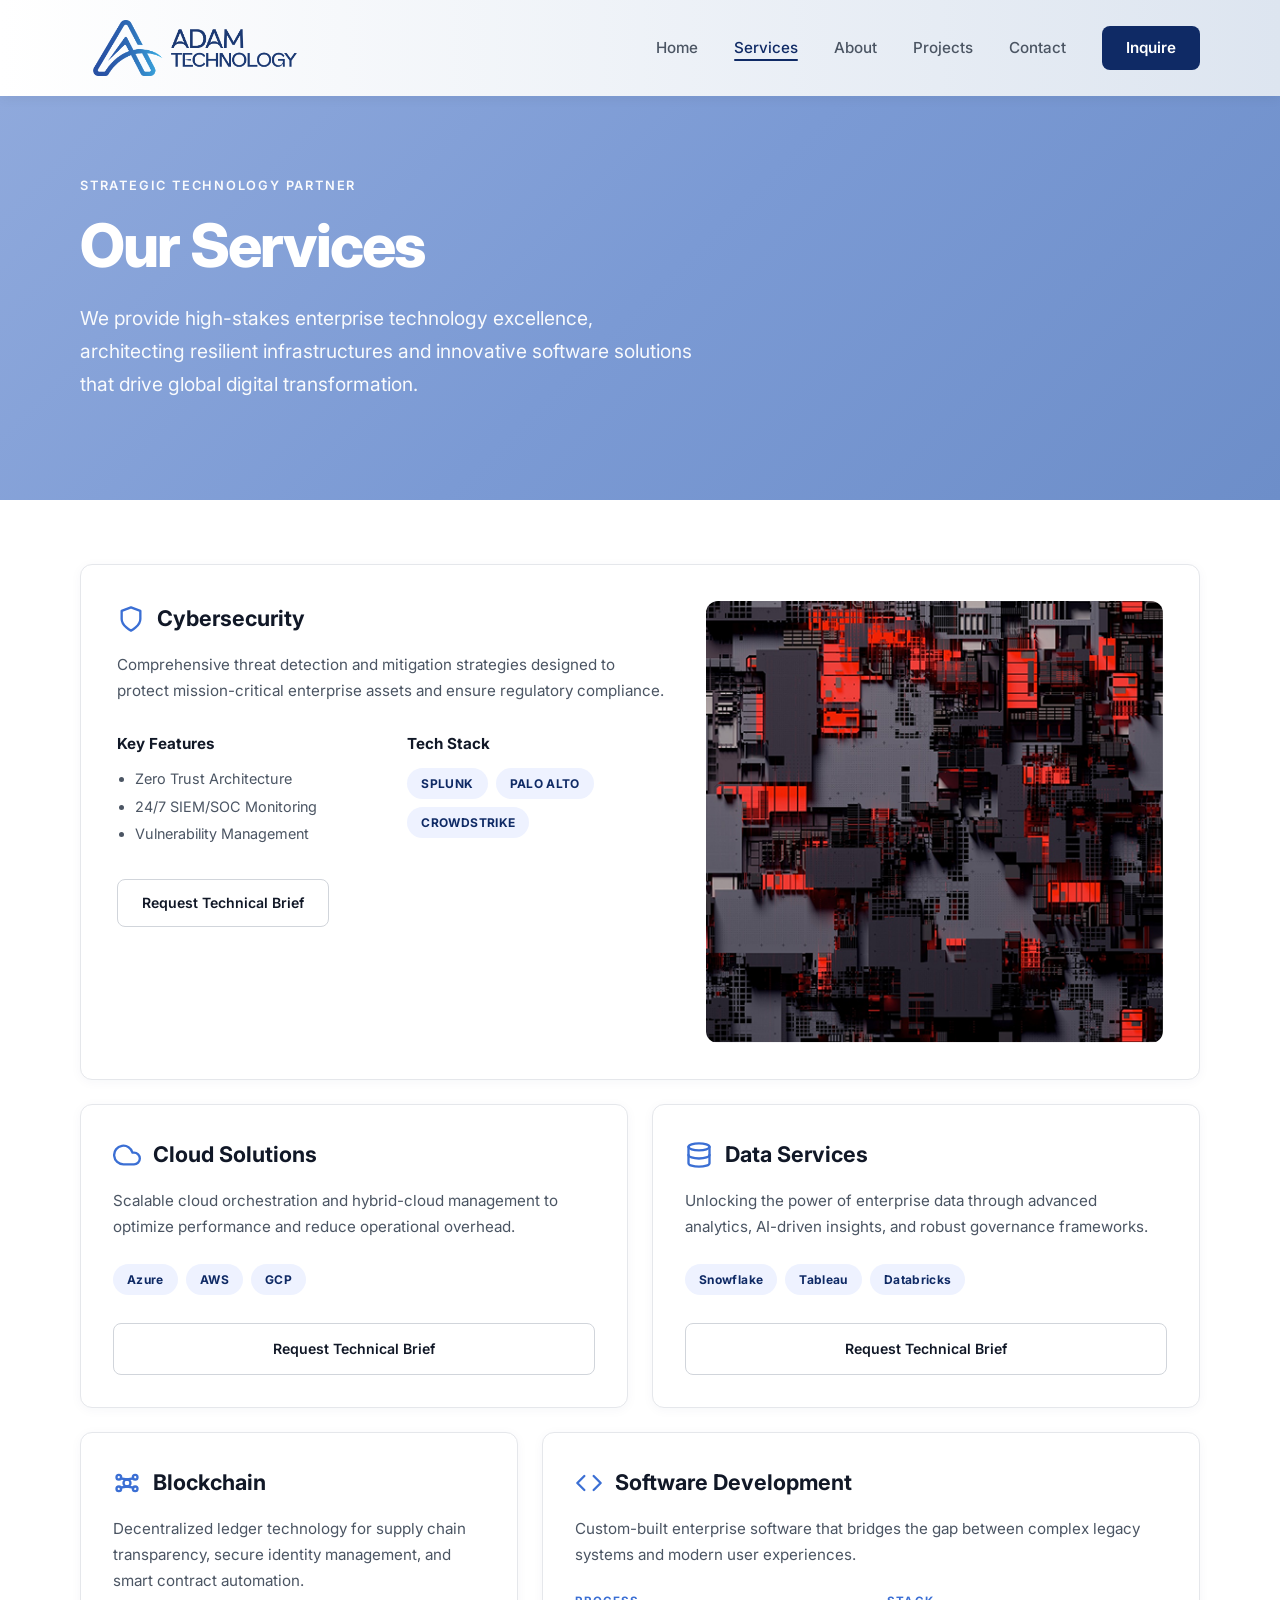
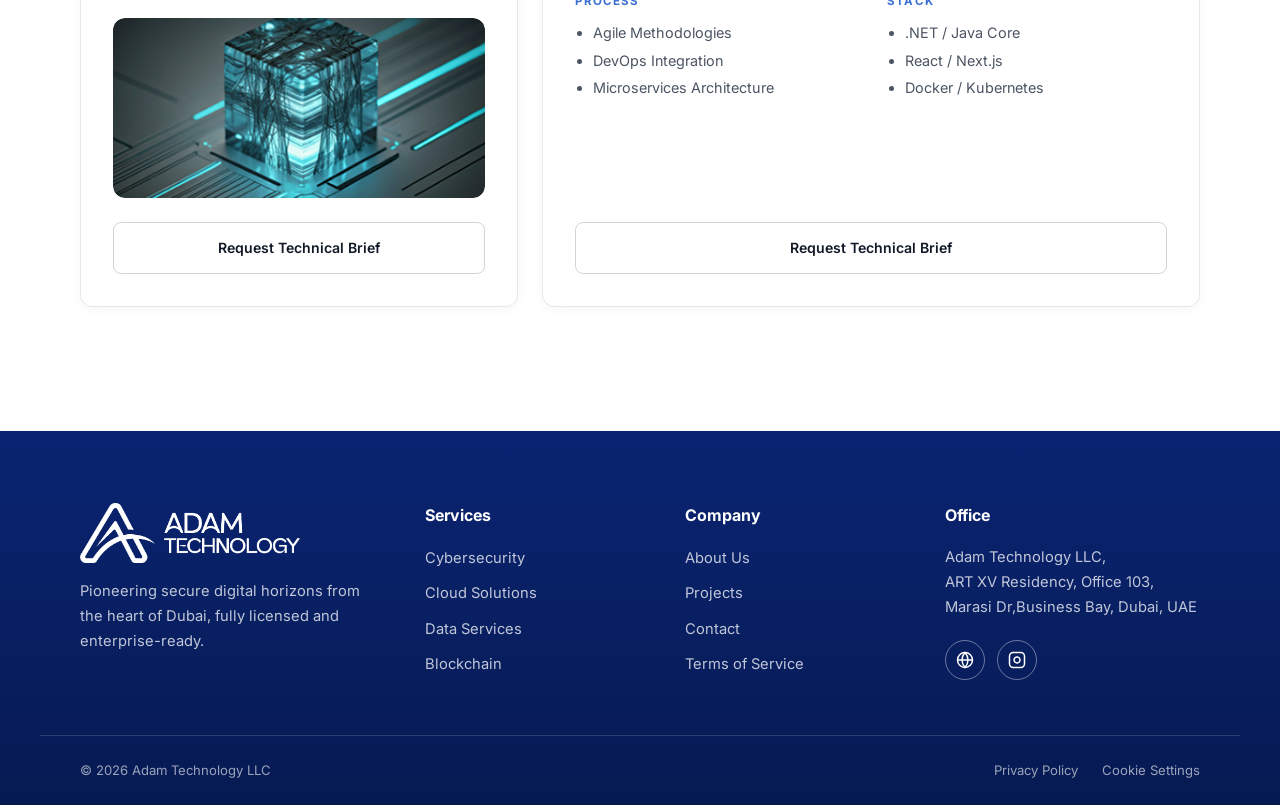
<file: services.html>
<!DOCTYPE html>
<html lang="en">
<head>
  <meta charset="UTF-8">
  <meta name="viewport" content="width=device-width, initial-scale=1.0">
  <link rel="icon" type="image/png" href="images/favicon.png">
  <link rel="apple-touch-icon" href="images/favicon.png">
  <title>Our Services — Adam Technology</title>
  <link rel="preconnect" href="https://fonts.googleapis.com">
  <link rel="preconnect" href="https://fonts.gstatic.com" crossorigin>
  <link href="https://fonts.googleapis.com/css2?family=Inter:wght@400;500;600;700;800&display=swap" rel="stylesheet">
  <link rel="stylesheet" href="css/style.css">
  <link rel="stylesheet" href="css/services.css">
</head>
<body class="services-page">

  <!-- Navigation -->
  <header class="page-header">
    <nav class="navbar container">
      <a href="index.html" class="logo" aria-label="Adam Technology home">
        <img src="images/Adam Technology Logo.png" alt="Adam Technology">
      </a>
      <div class="nav-actions">
        <ul class="nav-links">
          <li><a href="index.html">Home</a></li>
          <li><a href="./services.html" class="active">Services</a></li>
          <li><a href="./about.html">About</a></li>
          <li><a href="./project.html">Projects</a></li>
          <li><a href="./contact.html">Contact</a></li>
        </ul>
        <a href="./contact.html" class="btn btn-nav">Inquire</a>
        <button class="nav-toggle" aria-label="Toggle navigation">
          <span></span><span></span><span></span>
        </button>
      </div>
    </nav>
  </header>

  <!-- Services Hero -->
  <section class="services-hero">
    <div class="container">
      <p class="services-eyebrow">Strategic Technology Partner</p>
      <h1>Our Services</h1>
      <p class="services-hero-desc">
        We provide high-stakes enterprise technology excellence, architecting resilient
        infrastructures and innovative software solutions that drive global digital transformation.
      </p>
    </div>
  </section>

  <!-- Service Cards -->
  <section class="services-content">
    <div class="container">

      <!-- Cybersecurity — Full Width -->
      <article class="service-card service-card--featured" id="cybersecurity">
        <div class="service-card-body">
          <div class="service-card-header">
            <svg class="service-icon" viewBox="0 0 24 24" fill="none" stroke="currentColor" stroke-width="2" stroke-linecap="round" stroke-linejoin="round"><path d="M12 22s8-4 8-10V5l-8-3-8 3v7c0 6 8 10 8 10z"/></svg>
            <h2>Cybersecurity</h2>
          </div>
          <p class="service-desc">
            Comprehensive threat detection and mitigation strategies designed to protect
            mission-critical enterprise assets and ensure regulatory compliance.
          </p>
          <div class="service-details">
            <div class="service-detail-col">
              <h3>Key Features</h3>
              <ul class="service-list">
                <li>Zero Trust Architecture</li>
                <li>24/7 SIEM/SOC Monitoring</li>
                <li>Vulnerability Management</li>
              </ul>
            </div>
            <div class="service-detail-col">
              <h3>Tech Stack</h3>
              <div class="tech-tags">
                <span class="tech-tag">SPLUNK</span>
                <span class="tech-tag">PALO ALTO</span>
                <span class="tech-tag">CROWDSTRIKE</span>
              </div>
            </div>
          </div>
          <a href="./contact.html" class="btn-brief">Request Technical Brief</a>
        </div>
        <div class="service-card-image">
          <img src="images/cybersecurity.png" alt="Abstract cybersecurity infrastructure visualization">
        </div>
      </article>

      <!-- Cloud + Data — Two Column -->
      <div class="services-row services-row--equal">
        <article class="service-card" id="cloud-infrastructure">
          <div class="service-card-header">
            <svg class="service-icon" viewBox="0 0 24 24" fill="none" stroke="currentColor" stroke-width="2" stroke-linecap="round" stroke-linejoin="round"><path d="M18 10h-1.26A8 8 0 1 0 9 20h9a5 5 0 0 0 0-10z"/></svg>
            <h2>Cloud Solutions</h2>
          </div>
          <p class="service-desc">
            Scalable cloud orchestration and hybrid-cloud management to optimize performance
            and reduce operational overhead.
          </p>
          <div class="tech-tags">
            <span class="tech-tag">Azure</span>
            <span class="tech-tag">AWS</span>
            <span class="tech-tag">GCP</span>
          </div>
          <a href="./contact.html" class="btn-brief btn-brief--full">Request Technical Brief</a>
        </article>

        <article class="service-card" id="data-intelligence">
          <div class="service-card-header">
            <svg class="service-icon" viewBox="0 0 24 24" fill="none" stroke="currentColor" stroke-width="2" stroke-linecap="round" stroke-linejoin="round"><ellipse cx="12" cy="5" rx="9" ry="3"/><path d="M21 12c0 1.66-4 3-9 3s-9-1.34-9-3"/><path d="M3 5v14c0 1.66 4 3 9 3s9-1.34 9-3V5"/></svg>
            <h2>Data Services</h2>
          </div>
          <p class="service-desc">
            Unlocking the power of enterprise data through advanced analytics, AI-driven
            insights, and robust governance frameworks.
          </p>
          <div class="tech-tags">
            <span class="tech-tag">Snowflake</span>
            <span class="tech-tag">Tableau</span>
            <span class="tech-tag">Databricks</span>
          </div>
          <a href="./contact.html" class="btn-brief btn-brief--full">Request Technical Brief</a>
        </article>
      </div>

      <!-- Blockchain + Software Dev — Asymmetric -->
      <div class="services-row services-row--split">
        <article class="service-card" id="blockchain">
          <div class="service-card-header">
            <svg class="service-icon" viewBox="0 0 24 24" fill="none" stroke="currentColor" stroke-width="2" stroke-linecap="round" stroke-linejoin="round"><circle cx="12" cy="12" r="3"/><circle cx="5" cy="7" r="2"/><circle cx="19" cy="7" r="2"/><circle cx="5" cy="17" r="2"/><circle cx="19" cy="17" r="2"/><line x1="12" y1="9" x2="6.5" y2="8"/><line x1="12" y1="9" x2="17.5" y2="8"/><line x1="12" y1="15" x2="6.5" y2="16"/><line x1="12" y1="15" x2="17.5" y2="16"/></svg>
            <h2>Blockchain</h2>
          </div>
          <p class="service-desc">
            Decentralized ledger technology for supply chain transparency, secure identity
            management, and smart contract automation.
          </p>
          <div class="service-card-image service-card-image--inline">
            <img src="images/portfolio-blockchain.png" alt="Digital blockchain cube visualization">
          </div>
          <a href="./contact.html" class="btn-brief btn-brief--full">Request Technical Brief</a>
        </article>

        <article class="service-card">
          <div class="service-card-header">
            <svg class="service-icon" viewBox="0 0 24 24" fill="none" stroke="currentColor" stroke-width="2" stroke-linecap="round" stroke-linejoin="round"><polyline points="16 18 22 12 16 6"/><polyline points="8 6 2 12 8 18"/></svg>
            <h2>Software Development</h2>
          </div>
          <p class="service-desc">
            Custom-built enterprise software that bridges the gap between complex legacy
            systems and modern user experiences.
          </p>
          <div class="service-details">
            <div class="service-detail-col">
              <h3 class="detail-label">Process</h3>
              <ul class="service-list">
                <li>Agile Methodologies</li>
                <li>DevOps Integration</li>
                <li>Microservices Architecture</li>
              </ul>
            </div>
            <div class="service-detail-col">
              <h3 class="detail-label">Stack</h3>
              <ul class="service-list">
                <li>.NET / Java Core</li>
                <li>React / Next.js</li>
                <li>Docker / Kubernetes</li>
              </ul>
            </div>
          </div>
          <a href="./contact.html" class="btn-brief btn-brief--full">Request Technical Brief</a>
        </article>
      </div>

    </div>
  </section>

  <!-- Footer -->
  <footer class="footer">
    <div class="container footer-grid">
      <div class="footer-col">
        <a href="./index.html" class="footer-logo" aria-label="Adam Technology home">
          <img src="images/Adam Technology Logo.png" alt="Adam Technology">
        </a>
        <p>Pioneering secure digital horizons from the heart of Dubai, fully licensed and enterprise-ready.</p>
      </div>
      <div class="footer-col">
        <h4>Services</h4>
        <ul>
          <li><a href="./services.html#cybersecurity">Cybersecurity</a></li>
          <li><a href="./services.html#cloud-infrastructure">Cloud Solutions</a></li>
          <li><a href="./services.html#data-intelligence">Data Services</a></li>
          <li><a href="./services.html#blockchain">Blockchain</a></li>
        </ul>
      </div>
      <div class="footer-col">
        <h4>Company</h4>
        <ul>
          <li><a href="./about.html">About Us</a></li>
          <li><a href="./project.html">Projects</a></li>
          <li><a href="./contact.html">Contact</a></li>
          <li><a href="./services.html">Terms of Service</a></li>
        </ul>
      </div>
      <div class="footer-col">
        <h4>Office</h4>
        <p><a>Adam Technology LLC,<br>ART XV Residency, Office 103, <br>Marasi Dr,Business Bay, Dubai, UAE</a></p>
        <div class="social-icons">
          <a href="./contact.html" aria-label="Website">
            <svg viewBox="0 0 24 24" fill="none" stroke="currentColor" stroke-width="2"><circle cx="12" cy="12" r="10"/><line x1="2" y1="12" x2="22" y2="12"/><path d="M12 2a15.3 15.3 0 0 1 4 10 15.3 15.3 0 0 1-4 10 15.3 15.3 0 0 1-4-10 15.3 15.3 0 0 1 4-10z"/></svg>
          </a>
          <a href="./contact.html" aria-label="Instagram">
            <svg viewBox="0 0 24 24" fill="none" stroke="currentColor" stroke-width="2"><rect x="2" y="2" width="20" height="20" rx="5"/><path d="M16 11.37A4 4 0 1 1 12.63 8 4 4 0 0 1 16 11.37z"/><line x1="17.5" y1="6.5" x2="17.51" y2="6.5"/></svg>
          </a>
        </div>
      </div>
    </div>
    <div class="footer-bottom container">
      <p>&copy; 2026 Adam Technology LLC </p>
      <div class="footer-legal">
        <a>Privacy Policy</a>
        <a>Cookie Settings</a>
      </div>
    </div>
  </footer>

  <script src="js/main.js"></script>
</body>
</html>
</file>
<file: css/style.css>
/* ===== Reset & Variables ===== */
*, *::before, *::after {
  margin: 0;
  padding: 0;
  box-sizing: border-box;
}

:root {
  --navy: #0f2a65;
  --navy-dark: #0a1f4d;
  --navy-light: #1a3673;
  --blue-accent: #3b6fd4;
  --blue-highlight: #4a7fd4;
  --text-dark: #111827;
  --text-body: #4b5563;
  --text-muted: #6b7280;
  --bg-light: #e9edf5;
  --icon-bg: #eef2ff;
  --white: #ffffff;
  --radius-sm: 8px;
  --radius-md: 12px;
  --radius-lg: 20px;
  --radius-xl: 24px;
  --shadow-card: 0 4px 24px rgba(15, 42, 101, 0.06);
  --container: 1200px;
}

html {
  scroll-behavior: smooth;
}

body {
  font-family: 'Inter', -apple-system, BlinkMacSystemFont, 'Segoe UI', sans-serif;
  color: var(--text-dark);
  line-height: 1.6;
  overflow-x: hidden;
}

p {
  text-align: left;
  text-wrap: pretty;
  hyphens: none;
  -webkit-hyphens: none;
  word-break: normal;
  overflow-wrap: normal;
}

img {
  max-width: 100%;
  display: block;
}

a {
  text-decoration: none;
  color: inherit;
}

ul {
  list-style: none;
}

.container {
  max-width: var(--container);
  margin: 0 auto;
  padding: 0 40px;
}

/* ===== Buttons ===== */
.btn {
  display: inline-flex;
  align-items: center;
  gap: 8px;
  font-family: inherit;
  font-weight: 600;
  font-size: 0.95rem;
  border: none;
  cursor: pointer;
  transition: transform 0.2s, box-shadow 0.2s, background 0.2s;
}

.btn:hover {
  transform: translateY(-1px);
}

.btn-primary {
  background: var(--navy);
  color: var(--white);
  padding: 14px 28px;
  border-radius: var(--radius-sm);
}

.btn-primary:hover {
  background: var(--navy-dark);
  box-shadow: 0 6px 20px rgba(15, 42, 101, 0.3);
}

.btn-nav {
  background: var(--navy);
  color: var(--white);
  padding: 10px 24px;
  border-radius: var(--radius-sm);
}

.btn-nav:hover {
  background: var(--navy-dark);
}

.btn-cta {
  background: var(--white);
  color: var(--navy);
  padding: 14px 32px;
  border-radius: var(--radius-sm);
  font-weight: 700;
}

.btn-cta:hover {
  box-shadow: 0 6px 24px rgba(0, 0, 0, 0.2);
}

/* ===== Page Header ===== */
.page-header {
  background: linear-gradient(90deg, #ffffff 0%, #dde5f0 100%);
  position: sticky;
  top: 0;
  z-index: 1000;
  box-shadow: 0 2px 12px rgba(0, 0, 0, 0.06);
  will-change: transform;
}

.page-header .navbar {
  padding-top: 20px;
  padding-bottom: 20px;
}

/* ===== Hero ===== */
.hero {
  min-height: auto;
  background:
    radial-gradient(ellipse 36% 32% at 98% 96%, rgba(30, 58, 138, 0.38) 0%, rgba(59, 111, 212, 0.16) 44%, transparent 70%),
    radial-gradient(ellipse 52% 85% at 90% 52%, rgba(176, 196, 232, 0.42) 0%, rgba(220, 232, 248, 0.18) 48%, transparent 74%),
    linear-gradient(128deg, #ffffff 0%, #ffffff 30%, #f6faff 44%, #e8f2fb 58%, #dce8f5 72%, #cddaea 88%, #b8c9e8 100%);
  position: relative;
  overflow-x: clip;
  overflow-y: visible;
}

.navbar {
  display: flex;
  align-items: center;
  justify-content: space-between;
  position: relative;
  z-index: 10;
}

.logo {
  display: inline-flex;
  align-items: center;
  flex: 0 0 auto;
  width: clamp(160px, 18vw, 230px);
}

.logo img {
  width: 100%;
  height: auto;
  max-height: 56px;
  object-fit: contain;
}

.nav-actions {
  display: flex;
  align-items: center;
  gap: 36px;
  margin-left: auto;
}

.nav-links {
  display: flex;
  align-items: center;
  gap: 36px;
}

.nav-links a {
  font-size: 0.95rem;
  font-weight: 500;
  color: var(--text-body);
  position: relative;
  padding-bottom: 4px;
}

.nav-links a.active,
.nav-links a:hover {
  color: var(--navy);
}

.nav-links a.active::after {
  content: '';
  position: absolute;
  bottom: 0;
  left: 0;
  right: 0;
  height: 2px;
  background: var(--navy);
  border-radius: 1px;
}

.nav-toggle {
  display: none;
  flex-direction: column;
  gap: 5px;
  background: none;
  border: none;
  cursor: pointer;
  padding: 4px;
}

.nav-toggle span {
  display: block;
  width: 24px;
  height: 2px;
  background: var(--navy);
  border-radius: 2px;
  transition: 0.3s;
}

.hero-content {
  display: grid;
  grid-template-columns: 1fr 1fr;
  align-items: center;
  gap: 32px;
  padding-top: clamp(40px, 6vw, 80px);
  padding-bottom: clamp(48px, 7vw, 96px);
  min-height: auto;
  overflow: visible;
  position: relative;
}

.hero-text {
  position: relative;
  z-index: 2;
  max-width: 540px;
  padding-right: 16px;
}

.badge {
  display: inline-flex;
  align-items: center;
  gap: 8px;
  background: #DEE8FF;
  border: 1px solid rgba(15, 42, 101, 0.1);
  padding: 8px 16px;
  border-radius: 50px;
  font-size: 0.7rem;
  font-weight: 700;
  letter-spacing: 0.08em;
  text-transform: uppercase;
  color: var(--navy);
  margin-bottom: 28px;
}

.badge-dot {
  width: 8px;
  height: 8px;
  background: var(--blue-accent);
  border-radius: 50%;
  flex-shrink: 0;
}

.hero-text h1 {
  font-family: 'Syne', sans-serif;
  font-size: clamp(1.5rem, 3.2vw, 38px);
  font-weight: 700;
  line-height: 1.1;
  color: var(--navy);
  letter-spacing: -0.8px;
  margin-bottom: 20px;
}

.hero-text h1 .hero-line {
  display: block;
}

.hero-text h1 .highlight {
  color: #2d5aa8;
}

.hero-desc {
  font-size: 1.05rem;
  color: var(--text-muted);
  max-width: 480px;
  margin-bottom: 36px;
  line-height: 1.7;
}

.hero-visual {
  position: relative;
  display: flex;
  align-items: center;
  justify-content: flex-end;
  align-self: stretch;
  min-height: 480px;
  overflow: visible;
  z-index: 1;
  margin-right: 0;
  width: 100%;
}

.hero-visual-composite {
  position: relative;
  width: 100%;
  height: min(500px, 65vh);
  min-height: 420px;
}

.hero-img-hand {
  position: absolute;
  bottom: -16px;
  right: 0;
  width: 118%;
  height: auto;
  max-height: 58%;
  object-fit: contain;
  object-position: right bottom;
  z-index: 1;
  pointer-events: none;
}

.hero-img-globe {
  position: absolute;
  top: 6%;
  left: 50%;
  transform: translateX(-52%);
  width: min(72%, 320px);
  height: auto;
  z-index: 2;
  pointer-events: none;
  filter: drop-shadow(0 10px 24px rgba(15, 42, 101, 0.15));
}

@media (min-width: 1025px) {
  .hero {
    min-height: auto;
  }

  .hero-content {
    gap: clamp(24px, 2.5vw, 40px);
    padding-top: clamp(64px, 7vw, 96px);
    padding-bottom: clamp(72px, 8vw, 112px);
    min-height: auto;
  }

  .hero-text {
    max-width: min(540px, 48vw);
    padding-right: clamp(8px, 1.5vw, 20px);
  }

  .hero-text h1 {
    font-size: clamp(1.875rem, 2.8vw, 2.5rem);
    line-height: 1.1;
    letter-spacing: -0.8px;
  }

  .hero-desc {
    font-size: clamp(0.95rem, 1vw, 1.05rem);
    max-width: min(480px, 44vw);
    margin-bottom: clamp(28px, 3vw, 36px);
  }

  .hero-visual {
    min-height: 400px;
    margin-right: 0;
    width: 100%;
    justify-content: flex-end;
  }

  .hero-visual-composite {
    height: 420px;
    min-height: 400px;
  }

  .hero-img-globe {
    top: 7%;
    width: min(68%, clamp(230px, 20vw, 310px));
    transform: translateX(-50%);
  }

  .hero-img-hand {
    width: 112%;
    max-height: 55%;
    bottom: -12px;
  }
}

@media (min-width: 1025px) and (max-width: 1199px) {
  .hero-text h1 .hero-line:first-child {
    white-space: normal;
  }

  .hero-visual {
    margin-right: 0;
    width: 100%;
    justify-content: center;
  }

  .hero-visual-composite {
    height: min(420px, 52vh);
    min-height: 360px;
    max-width: 480px;
    margin-left: auto;
  }

  .hero-img-globe {
    width: min(64%, 250px);
    top: 6%;
  }

  .hero-img-hand {
    width: 108%;
    max-height: 52%;
    bottom: 0;
  }
}

@media (min-width: 1200px) {
  .hero-text h1 {
    font-size: 40px;
    line-height: 44px;
  }

  .hero-text h1 .hero-line:first-child {
    white-space: nowrap;
  }

  .hero-visual {
    margin-right: 0;
    width: 100%;
    justify-content: flex-end;
  }

  .hero-visual-composite {
    height: 460px;
    min-height: 420px;
    max-width: 100%;
    margin-left: 0;
  }

  .hero-img-globe {
    top: 8%;
    width: min(68%, 310px);
  }

  .hero-img-hand {
    width: 100%;
    max-height: 56%;
    bottom: -20px;
  }
}

@media (min-width: 1440px) {
  .hero-content {
    gap: 48px;
    padding-top: 100px;
    padding-bottom: 120px;
  }

  .hero-text {
    max-width: 560px;
  }

  .hero-text h1 {
    font-size: 42px;
    line-height: 46px;
  }

  .hero-desc {
    font-size: 1.05rem;
    max-width: 500px;
  }

  .hero-visual-composite {
    height: 480px;
    min-height: 460px;
  }

  .hero-img-globe {
    width: min(68%, 330px);
  }
}

/* ===== License Bar ===== */
.license-bar {
  background: var(--navy);
  padding: 52px 0 60px;
}

.license-bar-inner {
  max-width: var(--container);
  margin: 0 auto;
  padding: 0 40px;
}

.license-text {
  text-align: center;
  color: var(--white);
  font-size: 0.6875rem;
  font-weight: 500;
  letter-spacing: 0.14em;
  text-transform: uppercase;
  margin-bottom: 36px;
}

.logo-row {
  display: flex;
  align-items: center;
  justify-content: space-between;
  gap: 32px;
  width: 100%;
}

.logo-item {
  display: flex;
  align-items: center;
  gap: 10px;
  color: var(--white);
  font-size: 0.875rem;
  font-weight: 700;
  letter-spacing: 0.08em;
  text-transform: uppercase;
  white-space: nowrap;
  flex-shrink: 0;
}

.logo-item svg {
  width: 24px;
  height: 24px;
  flex-shrink: 0;
}

/* ===== About ===== */
.about {
  background: var(--white);
  padding: 100px 0;
}

.about-grid {
  display: grid;
  grid-template-columns: 1fr 1fr;
  gap: 64px;
  align-items: center;
}

.about-image {
  border-radius: var(--radius-lg);
  overflow: hidden;
  aspect-ratio: 4 / 3;
}

.about-image img {
  width: 100%;
  height: 100%;
  object-fit: cover;
  object-position: left center;
}

.about-text h2 {
  font-size: clamp(1.6rem, 3vw, 2.2rem);
  font-weight: 800;
  text-transform: uppercase;
  letter-spacing: 0.02em;
  color: var(--text-dark);
  margin-bottom: 28px;
  line-height: 1.25;
}

.about-text p {
  color: var(--text-body);
  font-size: 1rem;
  line-height: 1.75;
  margin-bottom: 20px;
  text-align: justify;
  text-align-last: left;
  hyphens: none;
  -webkit-hyphens: none;
}

.about-text .btn {
  margin-top: 12px;
}

/* ===== Expertise ===== */
.expertise {
  background: var(--bg-light);
  padding: 100px 0;
  text-align: center;
}

.section-label {
  font-size: 0.75rem;
  font-weight: 700;
  letter-spacing: 0.14em;
  text-transform: uppercase;
  color: var(--blue-accent);
  margin-bottom: 12px;
}

.section-title {
  font-size: clamp(1.8rem, 3.5vw, 2.4rem);
  font-weight: 800;
  color: var(--text-dark);
  margin-bottom: 56px;
  letter-spacing: -0.02em;
}

.cards-grid {
  display: grid;
  grid-template-columns: repeat(4, 1fr);
  gap: 24px;
  text-align: left;
}

.card {
  background: var(--white);
  border-radius: var(--radius-md);
  padding: 32px 28px;
  box-shadow: var(--shadow-card);
  transition: transform 0.25s, box-shadow 0.25s;
}

.card:hover {
  transform: translateY(-4px);
  box-shadow: 0 12px 40px rgba(15, 42, 101, 0.1);
}

.card-icon {
  width: 48px;
  height: 48px;
  background: var(--icon-bg);
  border-radius: var(--radius-sm);
  display: flex;
  align-items: center;
  justify-content: center;
  margin-bottom: 20px;
}

.card-icon svg {
  width: 22px;
  height: 22px;
  color: var(--navy);
}

.card h3 {
  font-size: 1.1rem;
  font-weight: 700;
  color: var(--text-dark);
  margin-bottom: 12px;
}

.card p {
  font-size: 0.92rem;
  color: var(--text-body);
  line-height: 1.65;
  text-align: left;
  hyphens: none;
  -webkit-hyphens: none;
}

/* ===== Ecosystem ===== */
.ecosystem {
  background: var(--white);
  padding: 100px 0 80px;
}

.ecosystem-grid {
  display: grid;
  grid-template-columns: 1fr 1fr;
  gap: 80px;
  align-items: center;
  margin-bottom: 80px;
}

.ecosystem-text h2 {
  font-size: clamp(1.6rem, 3vw, 2.2rem);
  font-weight: 800;
  color: var(--navy);
  margin-bottom: 20px;
  letter-spacing: -0.02em;
}

.ecosystem-text > p {
  color: var(--text-body);
  font-size: 1rem;
  line-height: 1.75;
  margin-bottom: 36px;
}

.feature-list {
  display: flex;
  flex-direction: column;
  gap: 28px;
}

.feature-item {
  display: flex;
  gap: 16px;
  align-items: flex-start;
}

.feature-icon {
  width: 48px;
  height: 48px;
  background: var(--icon-bg);
  border-radius: var(--radius-sm);
  display: flex;
  align-items: center;
  justify-content: center;
  flex-shrink: 0;
}

.feature-icon svg {
  width: 22px;
  height: 22px;
  color: var(--navy);
}

.feature-item h4 {
  font-size: 1rem;
  font-weight: 700;
  color: var(--navy);
  margin-bottom: 4px;
}

.feature-item p {
  font-size: 0.92rem;
  color: var(--text-body);
  line-height: 1.6;
}

/* Ecosystem Diagram */
.ecosystem-diagram {
  position: relative;
  width: 380px;
  height: 380px;
  margin: 0 auto;
}

.diagram-ring {
  position: absolute;
  inset: 40px;
  border: 2px dashed #d1d5db;
  border-radius: 50%;
}

.diagram-center {
  position: absolute;
  top: 50%;
  left: 50%;
  transform: translate(-50%, -50%);
  width: 72px;
  height: 72px;
  background: var(--navy);
  border-radius: var(--radius-md);
  display: flex;
  align-items: center;
  justify-content: center;
  z-index: 2;
  box-shadow: 0 8px 32px rgba(15, 42, 101, 0.25);
}

.diagram-center svg {
  width: 32px;
  height: 32px;
  color: var(--white);
}

.diagram-node {
  position: absolute;
  display: flex;
  align-items: center;
  gap: 6px;
  background: var(--white);
  border: 1px solid #e5e7eb;
  border-radius: var(--radius-sm);
  padding: 8px 14px;
  font-size: 0.82rem;
  font-weight: 600;
  color: var(--text-dark);
  box-shadow: 0 2px 12px rgba(0, 0, 0, 0.06);
  white-space: nowrap;
}

.diagram-node svg {
  width: 16px;
  height: 16px;
  color: var(--navy);
}

.node-top {
  top: 20px;
  left: 50%;
  transform: translateX(-50%);
}

.node-right {
  right: 0;
  top: 50%;
  transform: translateY(-50%);
}

.node-bottom {
  bottom: 20px;
  left: 50%;
  transform: translateX(-50%);
}

.node-left {
  left: 0;
  top: 50%;
  transform: translateY(-50%);
}

/* CTA Banner */
.cta-banner {
  background: linear-gradient(135deg, #1a3a7a 0%, var(--navy-dark) 50%, #061535 100%);
  border-radius: var(--radius-xl);
  padding: 72px 48px;
  text-align: center;
  position: relative;
  overflow: hidden;
}

.cta-banner::before {
  content: '';
  position: absolute;
  top: -50%;
  left: 50%;
  transform: translateX(-50%);
  width: 600px;
  height: 600px;
  background: radial-gradient(circle, rgba(59, 111, 212, 0.2) 0%, transparent 70%);
  pointer-events: none;
}

.cta-banner h2 {
  font-size: clamp(1.6rem, 3vw, 2.2rem);
  font-weight: 800;
  color: var(--white);
  margin-bottom: 16px;
  position: relative;
}

.cta-banner p {
  font-size: 1rem;
  color: rgba(255, 255, 255, 0.8);
  max-width: 560px;
  margin: 0 auto 32px;
  line-height: 1.7;
  position: relative;
  text-align: center;
}

.cta-banner .btn {
  position: relative;
}

/* ===== Footer ===== */
.footer {
  background: linear-gradient(180deg, #0a2472 0%, #061a52 100%);
  color: var(--white);
  padding: 72px 0 0;
}

.footer-grid {
  display: grid;
  grid-template-columns: 1.4fr 1fr 1fr 1.2fr;
  gap: 48px;
  padding-bottom: 48px;
}

.footer-col h3 {
  font-size: 1.2rem;
  font-weight: 800;
  margin-bottom: 16px;
}

.footer-col h3 a {
  color: inherit;
  transition: color 0.2s;
}

.footer-col h3 a:hover {
  color: rgba(255, 255, 255, 0.85);
}

.footer-logo {
  display: inline-flex;
  align-items: center;
  width: min(220px, 100%);
  margin-bottom: 16px;
}

.footer-logo img {
  width: 100%;
  height: auto;
  object-fit: contain;
  filter: brightness(0) invert(1);
}

.footer-col h4 {
  font-size: 1rem;
  font-weight: 700;
  margin-bottom: 16px;
}

.footer-col p {
  font-size: 0.92rem;
  color: rgba(255, 255, 255, 0.75);
  line-height: 1.7;
}

.footer-col p a {
  color: rgba(255, 255, 255, 0.75);
  transition: color 0.2s;
}

.footer-col p a:hover {
  color: var(--white);
}

.footer-col ul li {
  margin-bottom: 10px;
}

.footer-col ul a {
  font-size: 0.92rem;
  color: rgba(255, 255, 255, 0.75);
  transition: color 0.2s;
}

.footer-col ul a:hover {
  color: var(--white);
}

.social-icons {
  display: flex;
  gap: 12px;
  margin-top: 20px;
}

.social-icons a {
  width: 40px;
  height: 40px;
  border: 1.5px solid rgba(255, 255, 255, 0.4);
  border-radius: 50%;
  display: flex;
  align-items: center;
  justify-content: center;
  transition: border-color 0.2s, background 0.2s;
}

.social-icons a:hover {
  border-color: var(--white);
  background: rgba(255, 255, 255, 0.1);
}

.social-icons svg {
  width: 18px;
  height: 18px;
}

.footer-bottom {
  display: flex;
  align-items: center;
  justify-content: space-between;
  padding: 24px 40px;
  border-top: 1px solid rgba(255, 255, 255, 0.15);
}

.footer-bottom p {
  font-size: 0.82rem;
  color: rgba(255, 255, 255, 0.6);
}

.footer-legal {
  display: flex;
  gap: 24px;
}

.footer-legal a {
  font-size: 0.82rem;
  color: rgba(255, 255, 255, 0.6);
  transition: color 0.2s;
}

.footer-legal a:hover {
  color: var(--white);
}

#project,
#cybersecurity,
#cloud-infrastructure,
#data-intelligence,
#blockchain {
  scroll-margin-top: 96px;
}

/* ===== Responsive ===== */
@media (max-width: 1024px) {
  .hero {
    min-height: auto;
  }

  .hero-content {
    gap: 20px;
    min-height: auto;
    padding-top: 48px;
    padding-bottom: 56px;
    grid-template-columns: 1fr 1fr;
    align-items: center;
  }

  .hero-text {
    max-width: 100%;
    padding-right: 8px;
  }

  .hero-text h1 {
    font-size: clamp(1.6rem, 3vw, 2rem);
    line-height: 1.12;
    letter-spacing: -0.6px;
    margin-bottom: 16px;
  }

  .hero-text h1 .hero-line:first-child {
    white-space: normal;
  }

  .hero-desc {
    font-size: 0.92rem;
    line-height: 1.65;
    margin-bottom: 28px;
    max-width: 100%;
  }

  .badge {
    font-size: 0.62rem;
    padding: 6px 12px;
    margin-bottom: 20px;
  }

  .hero-visual {
    min-height: 320px;
    margin-right: 0;
    width: 100%;
    justify-content: flex-end;
  }

  .hero-visual-composite {
    height: min(380px, 52vh);
    min-height: 300px;
    max-width: 100%;
  }

  .hero-img-hand {
    width: 112%;
    max-height: 54%;
    bottom: -4px;
    right: 0;
  }

  .hero-img-globe {
    width: min(64%, 220px);
    top: 5%;
    transform: translateX(-50%);
  }

  .about-grid,
  .ecosystem-grid {
    grid-template-columns: 1fr;
    gap: 48px;
  }

  .cards-grid {
    grid-template-columns: repeat(2, 1fr);
  }

  .footer-grid {
    grid-template-columns: repeat(2, 1fr);
  }
}

@media (max-width: 768px) {
  .container {
    padding: 0 24px;
  }

  .license-bar {
    padding: 40px 0 48px;
  }

  .license-bar-inner {
    padding: 0 24px;
  }

  .license-text {
    font-size: 0.625rem;
    letter-spacing: 0.1em;
    margin-bottom: 28px;
  }

  .logo-row {
    flex-wrap: wrap;
    justify-content: center;
    gap: 24px 40px;
  }

  .logo-item {
    font-size: 0.8rem;
  }

  .logo-item svg {
    width: 20px;
    height: 20px;
  }

  .hero-content {
    grid-template-columns: 1fr;
    padding-top: 40px;
    padding-bottom: 48px;
    gap: 24px;
    text-align: left;
  }

  .hero-text {
    order: 1;
    padding-right: 0;
  }

  .hero-text h1 {
    font-size: clamp(1.35rem, 4.5vw, 1.75rem);
    line-height: 1.12;
    letter-spacing: -0.4px;
    margin-bottom: 16px;
  }

  .hero-desc {
    font-size: 0.95rem;
    margin-bottom: 28px;
  }

  .badge {
    font-size: 0.62rem;
    padding: 6px 12px;
    margin-bottom: 20px;
  }

  .hero-visual {
    order: 2;
    min-height: 280px;
    justify-content: center;
    margin-right: 0;
    width: 100%;
  }

  .hero-visual-composite {
    height: 300px;
    max-width: 520px;
    margin: 0 auto;
  }

  .hero-img-hand {
    width: 105%;
    max-height: 52%;
    bottom: 0;
    right: 0;
  }

  .hero-img-globe {
    width: min(65%, 210px);
    top: 2%;
    transform: translateX(-50%);
  }

  .nav-actions {
    gap: 0;
  }

  .nav-links,
  .btn-nav {
    display: none;
  }

  .nav-toggle {
    display: flex;
  }

  .nav-links.open {
    display: flex;
    flex-direction: column;
    position: absolute;
    top: 100%;
    left: 0;
    right: 0;
    background: rgba(255, 255, 255, 0.97);
    backdrop-filter: blur(12px);
    padding: 24px;
    gap: 20px;
    box-shadow: 0 8px 32px rgba(0, 0, 0, 0.1);
    border-radius: 0 0 var(--radius-md) var(--radius-md);
  }

  .cards-grid {
    grid-template-columns: 1fr;
  }

  .ecosystem-diagram {
    width: 300px;
    height: 300px;
  }

  .cta-banner {
    padding: 48px 28px;
  }

  .footer-grid {
    grid-template-columns: 1fr;
    gap: 32px;
  }

  .social-icons {
    margin-bottom: 24px;
  }

  .footer-bottom {
    flex-direction: column;
    gap: 16px;
    text-align: center;
    padding: 24px;
  }
}

@media (max-width: 480px) {
  .hero-content {
    padding-top: 32px;
    padding-bottom: 40px;
  }

  .hero-text h1 {
    font-size: 1.3rem;
    line-height: 1.15;
    letter-spacing: -0.35px;
  }

  .hero-desc {
    font-size: 0.9rem;
    line-height: 1.65;
  }

  .hero-visual {
    min-height: 240px;
  }

  .hero-visual-composite {
    height: 250px;
  }

  .hero-img-globe {
    width: min(62%, 190px);
    top: 0;
    transform: translateX(-50%);
  }

  .btn-primary {
    width: 100%;
    justify-content: center;
  }
}
</file>
<file: css/contact.css>
/* ===== Contact Page ===== */

.contact-page {
  background: #f9fafb;
}

/* Hero */
.contact-hero {
  background: linear-gradient(135deg, #8ec5f0 0%, #9bb5e8 40%, #a8aee0 100%);
  padding: 72px 0 80px;
  color: var(--white);
}

.contact-hero h1 {
  font-size: clamp(2rem, 4vw, 2.75rem);
  font-weight: 800;
  letter-spacing: -0.02em;
  margin-bottom: 16px;
}

.contact-hero p {
  font-size: clamp(1rem, 2vw, 1.1rem);
  max-width: 560px;
  line-height: 1.7;
  opacity: 0.95;
}

/* Main Layout */
.contact-main {
  padding: 64px 0 100px;
  background: #f9fafb;
}

.contact-grid {
  display: grid;
  grid-template-columns: 1.2fr 1fr;
  gap: 48px;
  align-items: start;
}

/* Form */
.contact-form-wrap h2 {
  font-size: clamp(1.5rem, 3vw, 2rem);
  font-weight: 800;
  color: var(--text-dark);
  margin-bottom: 32px;
  letter-spacing: -0.02em;
}

.contact-form {
  display: flex;
  flex-direction: column;
  gap: 20px;
}

.form-row {
  display: grid;
  grid-template-columns: 1fr 1fr;
  gap: 20px;
}

.form-group {
  display: flex;
  flex-direction: column;
  gap: 8px;
}

.form-group--full {
  grid-column: 1 / -1;
}

.form-group label {
  font-size: 0.82rem;
  font-weight: 600;
  color: var(--text-body);
}

.form-group input,
.form-group select,
.form-group textarea {
  font-family: inherit;
  font-size: 0.95rem;
  color: var(--text-dark);
  background: #f9fafb;
  border: 1.5px solid #e5e7eb;
  border-radius: var(--radius-sm);
  padding: 12px 16px;
  transition: border-color 0.2s, box-shadow 0.2s;
  width: 100%;
}

.form-group input::placeholder,
.form-group textarea::placeholder {
  color: #9ca3af;
}

.form-group input:focus,
.form-group select:focus,
.form-group textarea:focus {
  outline: none;
  border-color: var(--blue-accent);
  box-shadow: 0 0 0 3px rgba(59, 111, 212, 0.12);
  background: var(--white);
}

.form-group select {
  appearance: none;
  background-image: url("data:image/svg+xml,%3Csvg xmlns='http://www.w3.org/2000/svg' width='16' height='16' viewBox='0 0 24 24' fill='none' stroke='%236b7280' stroke-width='2'%3E%3Cpath d='M6 9l6 6 6-6'/%3E%3C/svg%3E");
  background-repeat: no-repeat;
  background-position: right 14px center;
  padding-right: 40px;
  cursor: pointer;
}

.form-group textarea {
  resize: vertical;
  min-height: 140px;
}

.btn-submit {
  width: 100%;
  font-family: inherit;
  font-size: 1rem;
  font-weight: 700;
  color: var(--white);
  background: linear-gradient(135deg, #0051D5 0%, #316BF3 100%);
  border: none;
  border-radius: var(--radius-sm);
  padding: 16px 24px;
  cursor: pointer;
  transition: filter 0.2s, transform 0.2s;
  margin-top: 8px;
}

.btn-submit:hover {
  filter: brightness(1.08);
  transform: translateY(-1px);
}

.form-disclaimer {
  text-align: center;
  font-size: 0.78rem;
  color: var(--text-muted);
  margin-top: 4px;
}

.form-success p {
  text-align: center;
}

.form-success {
  display: none;
  flex-direction: column;
  align-items: center;
  text-align: center;
  padding: 24px 32px;
  background: #f0fdf4;
  border: 1.5px solid #86efac;
  border-radius: var(--radius-md);
  margin-top: 8px;
}

.form-success.is-visible {
  display: flex;
}

.form-success svg {
  width: 48px;
  height: 48px;
  color: #16a34a;
  margin-bottom: 16px;
}

.form-success-title {
  font-size: 1.25rem;
  font-weight: 800;
  color: var(--text-dark);
  margin-bottom: 8px;
}

.form-success-text {
  font-size: 0.95rem;
  color: var(--text-body);
  max-width: 360px;
  line-height: 1.6;
}

/* Sidebar */
.contact-sidebar {
  display: flex;
  flex-direction: column;
  gap: 20px;
}

/* Office Card */
.office-card {
  background: var(--white);
  border: 1px solid #e5e7eb;
  border-radius: var(--radius-md);
  padding: 28px;
  box-shadow: 0 2px 12px rgba(15, 42, 101, 0.04);
}

.office-header {
  display: flex;
  align-items: center;
  gap: 14px;
  margin-bottom: 16px;
}

.office-icon {
  width: 44px;
  height: 44px;
  background: var(--icon-bg);
  border-radius: var(--radius-sm);
  display: flex;
  align-items: center;
  justify-content: center;
  flex-shrink: 0;
}

.office-icon svg {
  width: 20px;
  height: 20px;
  color: var(--blue-accent);
}

.office-header h3 {
  font-size: 1.05rem;
  font-weight: 700;
  color: var(--text-dark);
}

.office-sub {
  font-size: 0.82rem;
  color: var(--text-muted);
}

.office-address {
  font-size: 0.9rem;
  color: var(--text-body);
  line-height: 1.65;
  margin-bottom: 20px;
}

.office-map {
  position: relative;
  border-radius: var(--radius-sm);
  overflow: hidden;
  margin-bottom: 20px;
}

.office-map img {
  width: 100%;
  height: 160px;
  object-fit: cover;
  filter: saturate(0.3) brightness(1.05);
}

.map-pin {
  position: absolute;
  top: 50%;
  left: 50%;
  transform: translate(-50%, -50%);
  width: 36px;
  height: 36px;
  background: var(--blue-accent);
  border-radius: 50%;
  display: flex;
  align-items: center;
  justify-content: center;
  box-shadow: 0 4px 12px rgba(37, 99, 235, 0.4);
}

.map-pin svg {
  width: 18px;
  height: 18px;
  color: var(--white);
}

.office-details {
  border-top: 1px solid #f3f4f6;
}

.detail-row {
  display: flex;
  justify-content: space-between;
  align-items: center;
  padding: 14px 0;
  border-bottom: 1px solid #f3f4f6;
  font-size: 0.88rem;
}

.detail-row:last-child {
  border-bottom: none;
  padding-bottom: 0;
}

.detail-row span:first-child {
  color: var(--text-muted);
}

.detail-row span:last-child {
  font-weight: 600;
  color: var(--text-dark);
}

/* Direct Contact Card */
.direct-contact-card {
  background: #111827;
  border-radius: var(--radius-md);
  padding: 28px;
  display: flex;
  flex-direction: column;
  gap: 20px;
}

.contact-link {
  display: flex;
  align-items: center;
  gap: 14px;
  color: var(--white);
  font-size: 0.95rem;
  font-weight: 500;
  transition: opacity 0.2s;
}

.contact-link:hover {
  opacity: 0.85;
}

.contact-link svg {
  width: 20px;
  height: 20px;
  flex-shrink: 0;
  opacity: 0.9;
}

/* ===== Responsive ===== */
@media (max-width: 1024px) {
  .contact-grid {
    grid-template-columns: 1fr;
    gap: 40px;
  }
}

@media (max-width: 768px) {
  .contact-hero {
    padding: 56px 0 64px;
  }

  .contact-main {
    padding: 48px 0 72px;
  }

  .form-row {
    grid-template-columns: 1fr;
  }

  .office-card {
    padding: 24px;
  }
}

@media (max-width: 480px) {
  .contact-form-wrap h2 {
    font-size: 1.4rem;
  }

  .btn-submit {
    padding: 14px 20px;
  }
}
</file>
<file: css/project.css>
.about-hero {
  position: relative;
  min-height: 520px;
  display: flex;
  align-items: center;
  overflow: hidden;

  background: url("/images/project-hero.png") center center/cover no-repeat;
}

/* Dark blue overlay */
.about-hero::before {
  content: "";
  position: absolute;
  inset: 0;
  background:
    linear-gradient(
      90deg,
      rgba(10, 32, 90, 0.92) 0%,
      rgba(18, 52, 130, 0.82) 35%,
      rgba(18, 52, 130, 0.45) 60%,
      rgba(18, 52, 130, 0.15) 100%
    );
  z-index: 1;
}

/* Right-side purple glow */
.about-hero::after {
  content: "";
  position: absolute;
  top: 0;
  right: -120px;
  width: 320px;
  height: 100%;
  background: radial-gradient(
    circle,
    rgba(206, 164, 255, 0.65) 0%,
    rgba(206, 164, 255, 0.25) 45%,
    transparent 80%
  );
  filter: blur(30px);
  z-index: 1;
}

.about-hero-overlay {
  display: none;
}

.about-hero .container {
  position: relative;
  z-index: 2;
  width: 100%;
  max-width: 1200px;
  margin: 0 auto;
  padding: 0 40px;
}

.about-hero-content {
  max-width: 460px;
}

.about-hero-content h1 {
  color: #fff;
  font-size: 64px;
  font-weight: 600;
  line-height: 1.05;
  letter-spacing: -2px;
  margin-bottom: 24px;
}

.about-hero-desc {
  color: rgba(255, 255, 255, 0.88);
  font-size: 16px;
  line-height: 1.7;
  margin-bottom: 32px;
  max-width: 420px;
}

.about-stats {
  display: flex;
  align-items: center;
}

.hero-btn {
  display: inline-flex;
  align-items: center;
  justify-content: center;

  padding: 14px 24px;
  border-radius: 6px;

  background: #ffffff;
  color: #1f2d5a;

  text-decoration: none;
  font-family: "Syne", sans-serif;
  font-size: 12px;
  font-weight: 700;
  letter-spacing: 0.8px;

  transition: all 0.3s ease;
}

.hero-btn:hover {
  transform: translateY(-2px);
  background: #f3f5ff;
}

@media (max-width: 992px) {
  .about-hero {
    min-height: 450px;
  }

  .about-hero-content h1 {
    font-size: 48px;
  }
}

@media (max-width: 768px) {
  .about-hero {
    min-height: 420px;
  }

  .about-hero .container {
    padding: 0 24px;
  }

  .about-hero-content h1 {
    font-size: 38px;
  }

  .about-hero-desc {
    font-size: 15px;
  }
}

.portfolio {
  padding: 100px 0;
  background: var(--white);
}

.portfolio-title {
  font-size: clamp(1.6rem, 3vw, 2rem);
  font-weight: 600;
  text-transform: uppercase;
  letter-spacing: 0.06em;
  color: var(--text-dark);
  margin-bottom: 48px;
}

.portfolio-card {
  display: grid;
  grid-template-columns: 2fr 3fr;
  border: 1px solid #e5e7eb;
  border-radius: var(--radius-md);
  overflow: hidden;
  margin-bottom: 32px;
  background: var(--white);
}

.portfolio-card--reverse {
  grid-template-columns: 3fr 2fr;
}

.portfolio-card--reverse .portfolio-image {
  order: 2;
}

.portfolio-card--reverse .portfolio-content {
  order: 1;
}

.portfolio-card--reverse .portfolio-badge {
  left: auto;
  right: 16px;
}

.portfolio-image {
  position: relative;
  min-height: 280px;
}

.portfolio-image picture {
  display: block;
  width: 100%;
  height: 100%;
  min-height: 280px;
}

.portfolio-image img {
  width: 100%;
  height: 100%;
  object-fit: cover;
  min-height: 280px;
}

.portfolio-badge {
  position: absolute;
  top: 16px;
  left: 16px;
  background: var(--blue-accent);
  color: var(--white);
  font-size: 0.72rem;
  font-weight: 700;
  padding: 6px 14px;
  border-radius: 50px;
  letter-spacing: 0.02em;
  z-index: 1;
}

.portfolio-content {
  padding: 36px 40px;
  display: flex;
  flex-direction: column;
}

.portfolio-content h3 {
  font-size: clamp(1.2rem, 2.5vw, 1.5rem);
  font-weight: 800;
  color: var(--text-dark);
  margin-bottom: 24px;
  letter-spacing: -0.02em;
}

.portfolio-details {
  display: grid;
  grid-template-columns: 1fr 1fr;
  gap: 32px;
  margin-bottom: 32px;
  flex-grow: 1;
}

.portfolio-col h4 {
  font-size: 0.72rem;
  font-weight: 700;
  letter-spacing: 0.1em;
  text-transform: uppercase;
  color: var(--blue-accent);
  margin-bottom: 10px;
}

.portfolio-col p {
  font-size: 0.9rem;
  color: var(--text-body);
  line-height: 1.65;
  text-align: left;
  hyphens: none;
  -webkit-hyphens: none;
}

.portfolio-footer {
  display: flex;
  align-items: center;
  justify-content: space-between;
  gap: 24px;
  padding-top: 24px;
  border-top: 1px solid #f3f4f6;
  flex-wrap: wrap;
}

.portfolio-metrics {
  display: flex;
  align-items: center;
  gap: 32px;
}

.metric {
  display: flex;
  flex-direction: column;
}

.metric-value {
  font-size: 1.5rem;
  font-weight: 800;
  color: var(--blue-accent);
  line-height: 1.2;
}

.metric-label {
  font-size: 0.78rem;
  color: var(--text-muted);
  margin-top: 2px;
}

.metric-divider {
  width: 1px;
  height: 40px;
  background: #e5e7eb;
}

.portfolio-link {
  display: inline-flex;
  align-items: center;
  gap: 6px;
  font-size: 0.9rem;
  font-weight: 600;
  color: var(--blue-accent);
  white-space: nowrap;
  transition: gap 0.2s;
}

.portfolio-link:hover {
  gap: 10px;
}

/* ===== Responsive ===== */
@media (max-width: 1024px) {
  .overview-grid {
    grid-template-columns: 1fr;
    gap: 40px;
  }

  .overview-image {
    order: -1;
  }

  .mission-vision-grid {
    flex-direction: column;
  }

  .mission-box,
  .vision-box {
    width: 100%;
    padding: 56px 40px;
  }

  .portfolio-card,
  .portfolio-card--reverse {
    grid-template-columns: 1fr;
  }

  .portfolio-card--reverse .portfolio-image,
  .portfolio-card--reverse .portfolio-content {
    order: unset;
  }

  .portfolio-card--reverse .portfolio-badge {
    left: 16px;
    right: auto;
  }
}

@media (max-width: 768px) {
  .about-hero {
    min-height: 460px;
  }

  .about-hero-content {
    padding: 80px 0;
  }

  .about-stats {
    gap: 40px;
  }

  .company-overview,
  .portfolio {
    padding: 64px 0;
  }

  .portfolio-content {
    padding: 28px 24px;
  }

  .portfolio-details {
    grid-template-columns: 1fr;
    gap: 20px;
  }

  .portfolio-footer {
    flex-direction: column;
    align-items: flex-start;
  }

  .mission-box,
  .vision-box {
    padding: 40px 28px;
  }
}

@media (max-width: 480px) {
  .about-stats {
    flex-direction: column;
    align-items: flex-start;
    gap: 24px;
  }

  .stat-divider {
    width: 48px;
    height: 1px;
  }

  .portfolio-metrics {
    flex-direction: column;
    align-items: flex-start;
    gap: 16px;
  }

  .metric-divider {
    width: 40px;
    height: 1px;
  }
}
</file>
<file: css/services.css>
/* ===== Services Page ===== */

.services-page {
  background: var(--white);
}

/* Page Header */
.page-header {
  background: linear-gradient(90deg, #ffffff 0%, #dde5f0 100%);
  position: sticky;
  top: 0;
  z-index: 100;
  box-shadow: 0 2px 12px rgba(0, 0, 0, 0.06);
}

.page-header .navbar {
  padding-top: 20px;
  padding-bottom: 20px;
}

/* Services Hero */
.services-hero {
  background: linear-gradient(135deg, #8fa9dc 0%, #7b9ad4 50%, #6d8ec9 100%);
  padding: 80px 0 100px;
  color: var(--white);
}

.services-eyebrow {
  font-size: 0.8rem;
  font-weight: 600;
  letter-spacing: 0.14em;
  text-transform: uppercase;
  margin-bottom: 16px;
  opacity: 0.95;
}

.services-hero h1 {
  font-size: clamp(2.5rem, 5vw, 3.75rem);
  font-weight: 800;
  letter-spacing: -0.03em;
  margin-bottom: 24px;
  line-height: 1.1;
}

.services-hero-desc {
  font-size: clamp(1rem, 2vw, 1.2rem);
  max-width: 620px;
  line-height: 1.7;
  opacity: 0.95;
}

/* Services Content */
.services-content {
  padding: 64px 0 100px;
  background: var(--white);
}

/* Service Card Base */
.service-card {
  background: var(--white);
  border: 1px solid #e5e7eb;
  border-radius: var(--radius-md);
  padding: 32px;
  box-shadow: 0 2px 12px rgba(15, 42, 101, 0.04);
  display: flex;
  flex-direction: column;
}

.service-card-header {
  display: flex;
  align-items: center;
  gap: 12px;
  margin-bottom: 16px;
}

.service-icon {
  width: 28px;
  height: 28px;
  color: var(--blue-accent);
  flex-shrink: 0;
}

.service-card h2 {
  font-size: 1.35rem;
  font-weight: 700;
  color: var(--text-dark);
}

.service-desc {
  font-size: 0.95rem;
  color: var(--text-body);
  line-height: 1.7;
  margin-bottom: 24px;
}

.service-card:not(.service-card--featured) .service-desc {
  text-align: left;
  hyphens: none;
  -webkit-hyphens: none;
}

/* Featured Card — Cybersecurity */
.service-card--featured {
  display: grid;
  grid-template-columns: 1.2fr 1fr;
  gap: 40px;
  align-items: stretch;
  margin-bottom: 24px;
  padding: 36px;
}

.service-card--featured .service-card-body {
  display: flex;
  flex-direction: column;
}

.service-card--featured .service-desc {
  margin-bottom: 28px;
}

.service-details {
  display: grid;
  grid-template-columns: 1fr 1fr;
  gap: 32px;
  margin-bottom: 28px;
}

.service-detail-col h3 {
  font-size: 0.95rem;
  font-weight: 700;
  color: var(--text-dark);
  margin-bottom: 12px;
}

.service-detail-col h3.detail-label {
  font-size: 0.72rem;
  font-weight: 700;
  letter-spacing: 0.1em;
  text-transform: uppercase;
  color: var(--blue-accent);
}

.service-list {
  list-style: disc;
  padding-left: 18px;
}

.service-list li {
  font-size: 0.9rem;
  color: var(--text-body);
  margin-bottom: 6px;
  line-height: 1.5;
}

/* Tech Tags */
.tech-tags {
  display: flex;
  flex-wrap: wrap;
  gap: 8px;
}

.tech-tag {
  display: inline-block;
  background: var(--icon-bg);
  color: var(--navy);
  font-size: 0.75rem;
  font-weight: 700;
  padding: 6px 14px;
  border-radius: 50px;
  letter-spacing: 0.03em;
}

/* Brief Button */
.btn-brief {
  display: inline-flex;
  align-items: center;
  justify-content: center;
  font-family: inherit;
  font-size: 0.88rem;
  font-weight: 600;
  color: var(--text-dark);
  background: var(--white);
  border: 1.5px solid #d1d5db;
  border-radius: var(--radius-sm);
  padding: 12px 24px;
  cursor: pointer;
  transition: border-color 0.2s, color 0.2s, background 0.2s;
  align-self: flex-start;
}

.btn-brief:hover {
  border-color: var(--navy);
  color: var(--navy);
}

.btn-brief--full {
  width: 100%;
  margin-top: auto;
  padding: 14px 24px;
}

.btn-brief--accent {
  border-color: var(--blue-accent);
  color: var(--blue-accent);
}

.btn-brief--accent:hover {
  background: var(--icon-bg);
  border-color: var(--navy);
  color: var(--navy);
}

/* Card Images */
.service-card-image {
  border-radius: var(--radius-md);
  overflow: hidden;
  min-height: 280px;
}

.service-card-image img {
  width: 100%;
  height: 100%;
  object-fit: cover;
  min-height: 280px;
}

.service-card-image--inline {
  margin-bottom: 24px;
  min-height: 180px;
}

.service-card-image--inline img {
  min-height: 180px;
  border-radius: var(--radius-md);
}

/* Service Rows */
.services-row {
  display: grid;
  gap: 24px;
  margin-bottom: 24px;
}

.services-row--equal {
  grid-template-columns: 1fr 1fr;
}

.services-row--split {
  grid-template-columns: 2fr 3fr;
}

.services-row .service-card {
  min-height: 100%;
}

.services-row .service-card {
  display: flex;
  flex-direction: column;
}

.services-row .service-card .tech-tags {
  margin-bottom: 28px;
  flex-grow: 1;
}

/* ===== Responsive ===== */
@media (max-width: 1024px) {
  .service-card--featured {
    grid-template-columns: 1fr;
    gap: 28px;
  }

  .service-card-image {
    order: -1;
    min-height: 240px;
  }

  .service-card-image img {
    min-height: 240px;
  }

  .services-row--equal,
  .services-row--split {
    grid-template-columns: 1fr;
  }
}

@media (max-width: 768px) {
  .services-hero {
    padding: 56px 0 72px;
  }

  .services-content {
    padding: 40px 0 72px;
  }

  .service-card,
  .service-card--featured {
    padding: 24px;
  }

  .service-details {
    grid-template-columns: 1fr;
    gap: 20px;
  }

  .service-card h2 {
    font-size: 1.2rem;
  }
}

@media (max-width: 480px) {
  .services-hero h1 {
    font-size: 2.2rem;
  }

  .tech-tags {
    gap: 6px;
  }

  .tech-tag {
    font-size: 0.72rem;
    padding: 5px 12px;
  }
}
</file>
